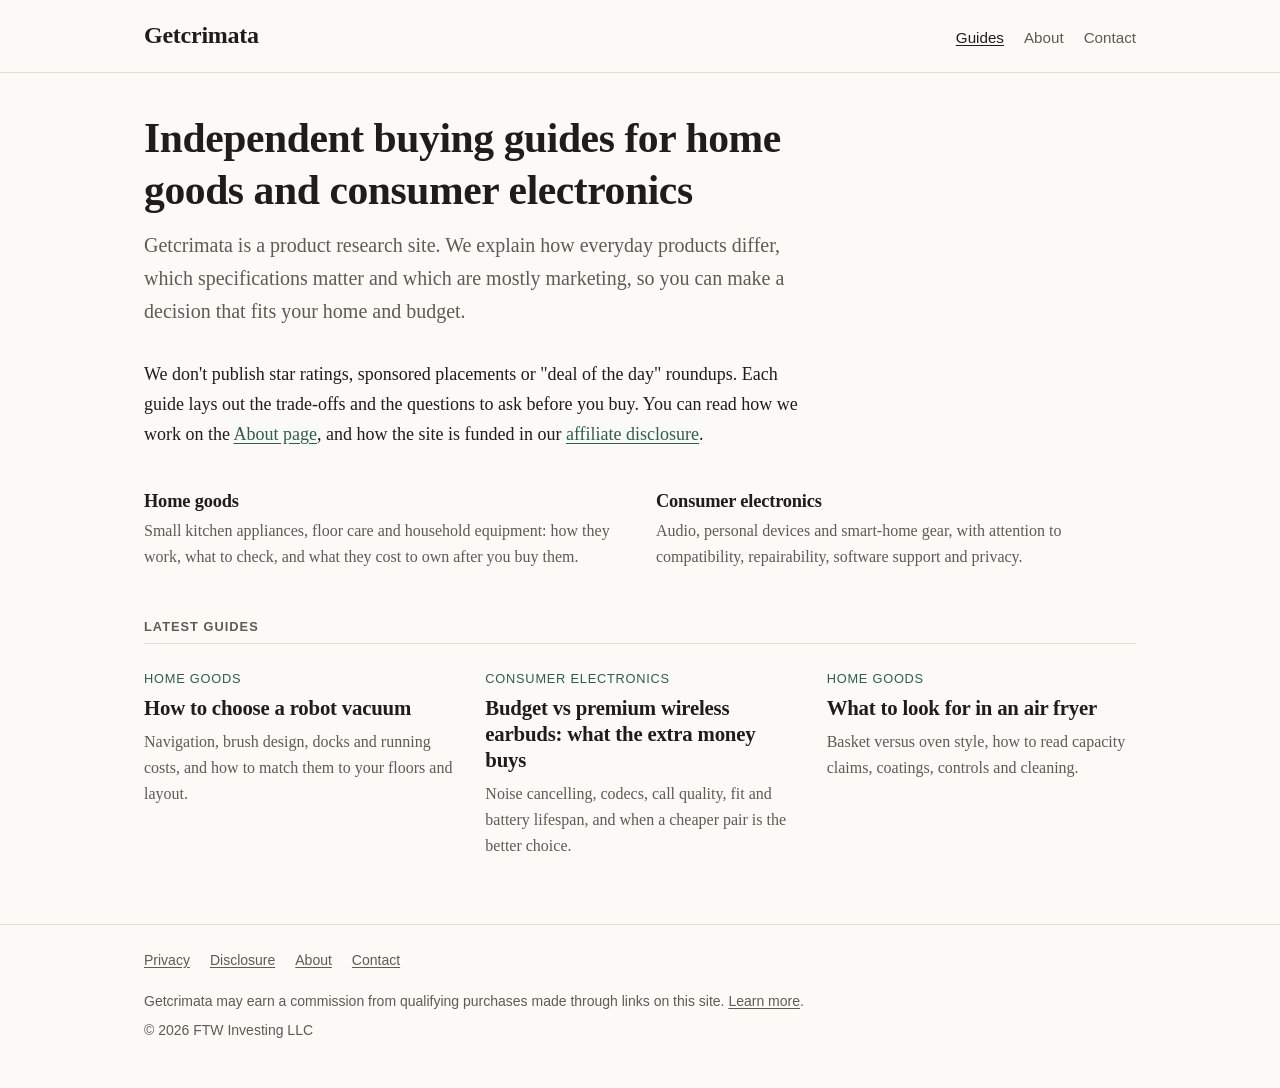
<file: index.html>
<!DOCTYPE html>
<html lang="en">
<head>
  <meta charset="utf-8">
  <meta name="viewport" content="width=device-width, initial-scale=1">
  <meta name='impact-site-verification' value='601ca501-7d2f-4e2d-a839-d973c365bd2a'>
  <title>Getcrimata — Independent research on home goods and consumer electronics</title>
  <meta name="description" content="Getcrimata publishes independent buying guides and comparisons for home goods and consumer electronics, focused on the criteria that actually matter.">
  <link rel="canonical" href="https://getcrimata.com/">
  <link rel="stylesheet" href="css/style.css">
</head>
<body>
  <a class="skip-link" href="#content">Skip to content</a>

  <header class="site-header">
    <div class="inner">
      <a class="site-name" href="index.html">Getcrimata</a>
      <nav class="site-nav" aria-label="Main">
        <ul>
          <li><a href="index.html" aria-current="page">Guides</a></li>
          <li><a href="about.html">About</a></li>
          <li><a href="contact.html">Contact</a></li>
        </ul>
      </nav>
    </div>
  </header>

  <main id="content" class="wide">
    <section class="intro">
      <h1>Independent buying guides for home goods and consumer electronics</h1>
      <p class="lede">Getcrimata is a product research site. We explain how everyday products differ, which specifications matter and which are mostly marketing, so you can make a decision that fits your home and budget.</p>
      <p>We don't publish star ratings, sponsored placements or "deal of the day" roundups. Each guide lays out the trade-offs and the questions to ask before you buy. You can read how we work on the <a href="about.html">About page</a>, and how the site is funded in our <a href="disclosure.html">affiliate disclosure</a>.</p>
    </section>

    <section class="coverage" aria-label="What we cover">
      <div>
        <h2>Home goods</h2>
        <p>Small kitchen appliances, floor care and household equipment: how they work, what to check, and what they cost to own after you buy them.</p>
      </div>
      <div>
        <h2>Consumer electronics</h2>
        <p>Audio, personal devices and smart-home gear, with attention to compatibility, repairability, software support and privacy.</p>
      </div>
    </section>

    <h2 class="section-label">Latest guides</h2>
    <ul class="article-list">
      <li>
        <p class="kicker">Home goods</p>
        <h3><a href="articles/choosing-a-robot-vacuum.html">How to choose a robot vacuum</a></h3>
        <p>Navigation, brush design, docks and running costs, and how to match them to your floors and layout.</p>
      </li>
      <li>
        <p class="kicker">Consumer electronics</p>
        <h3><a href="articles/budget-vs-premium-wireless-earbuds.html">Budget vs premium wireless earbuds: what the extra money buys</a></h3>
        <p>Noise cancelling, codecs, call quality, fit and battery lifespan, and when a cheaper pair is the better choice.</p>
      </li>
      <li>
        <p class="kicker">Home goods</p>
        <h3><a href="articles/what-to-look-for-in-an-air-fryer.html">What to look for in an air fryer</a></h3>
        <p>Basket versus oven style, how to read capacity claims, coatings, controls and cleaning.</p>
      </li>
    </ul>
  </main>

  <footer class="site-footer">
    <div class="inner">
      <nav aria-label="Footer">
        <ul>
          <li><a href="privacy.html">Privacy</a></li>
          <li><a href="disclosure.html">Disclosure</a></li>
          <li><a href="about.html">About</a></li>
          <li><a href="contact.html">Contact</a></li>
        </ul>
      </nav>
      <p>Getcrimata may earn a commission from qualifying purchases made through links on this site. <a href="disclosure.html">Learn more</a>.</p>
      <p>&copy; 2026 FTW Investing LLC</p>
    </div>
  </footer>
</body>
</html>
</file>
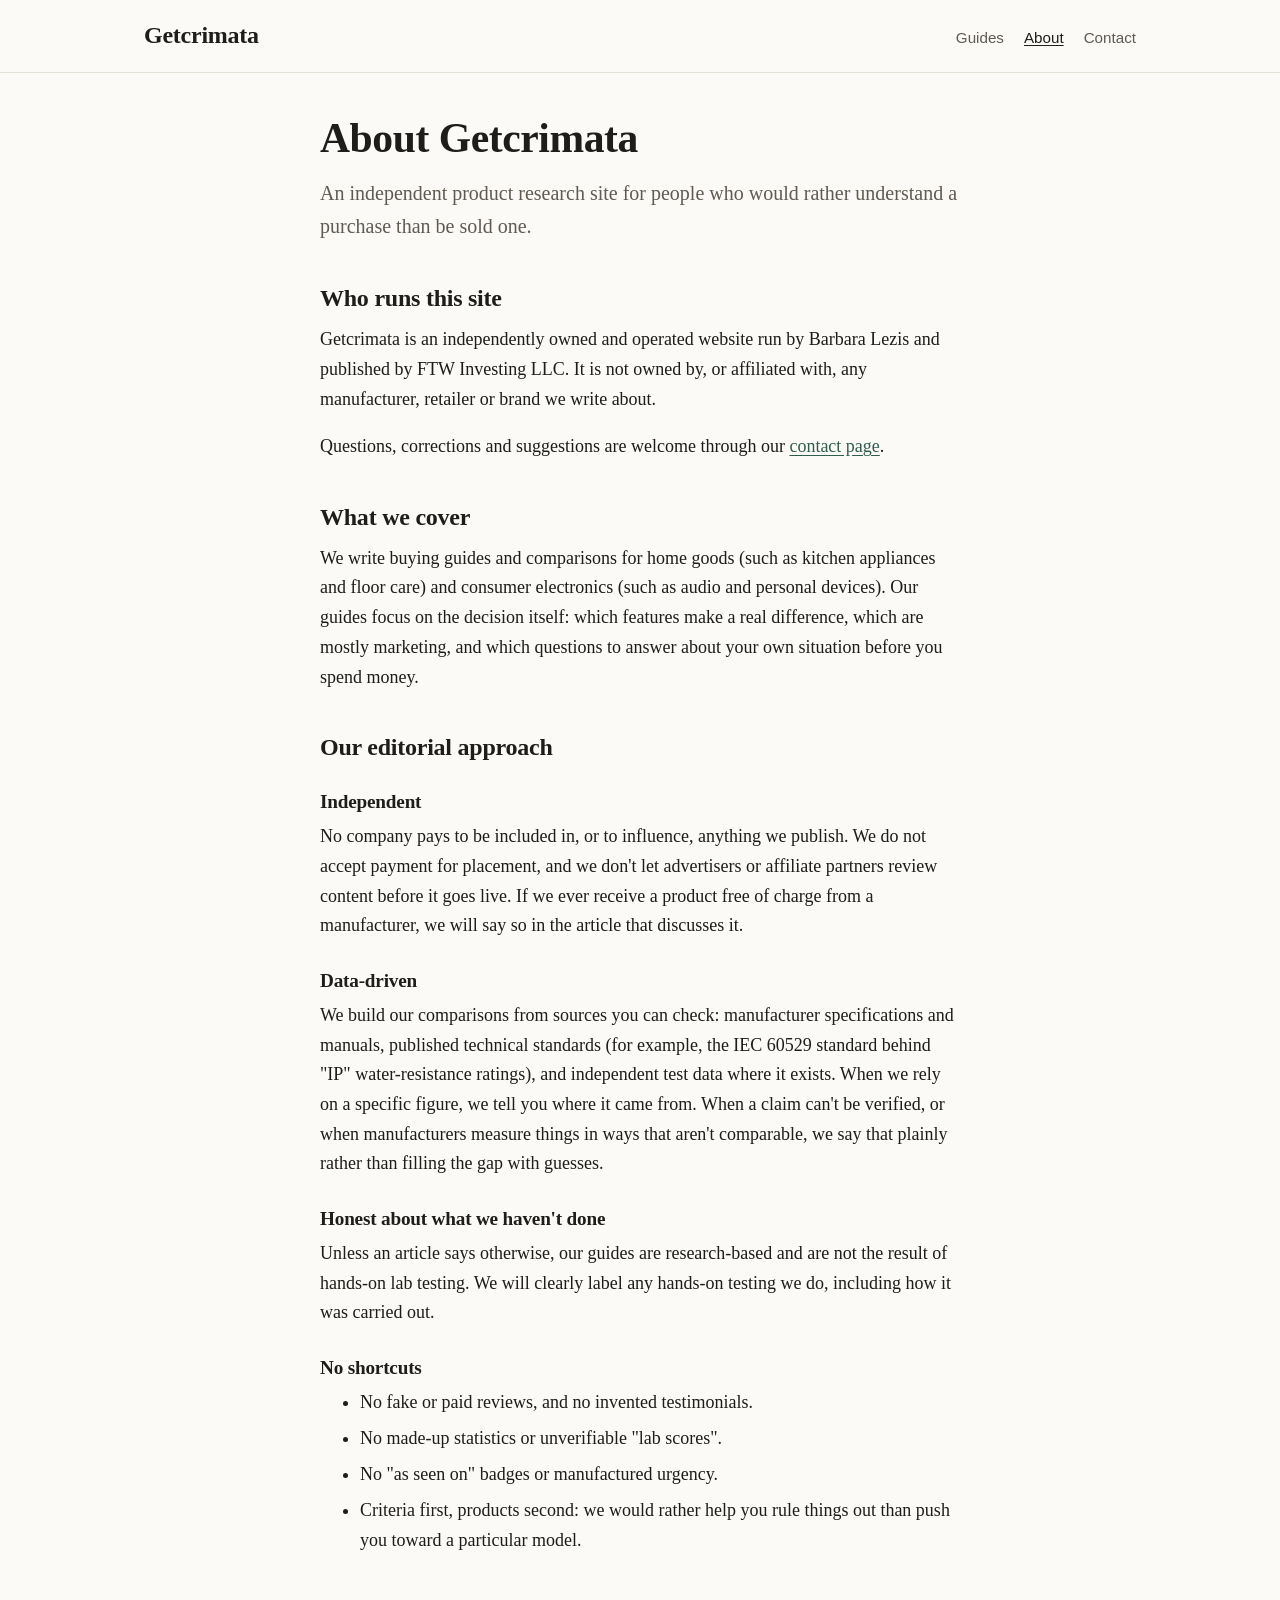
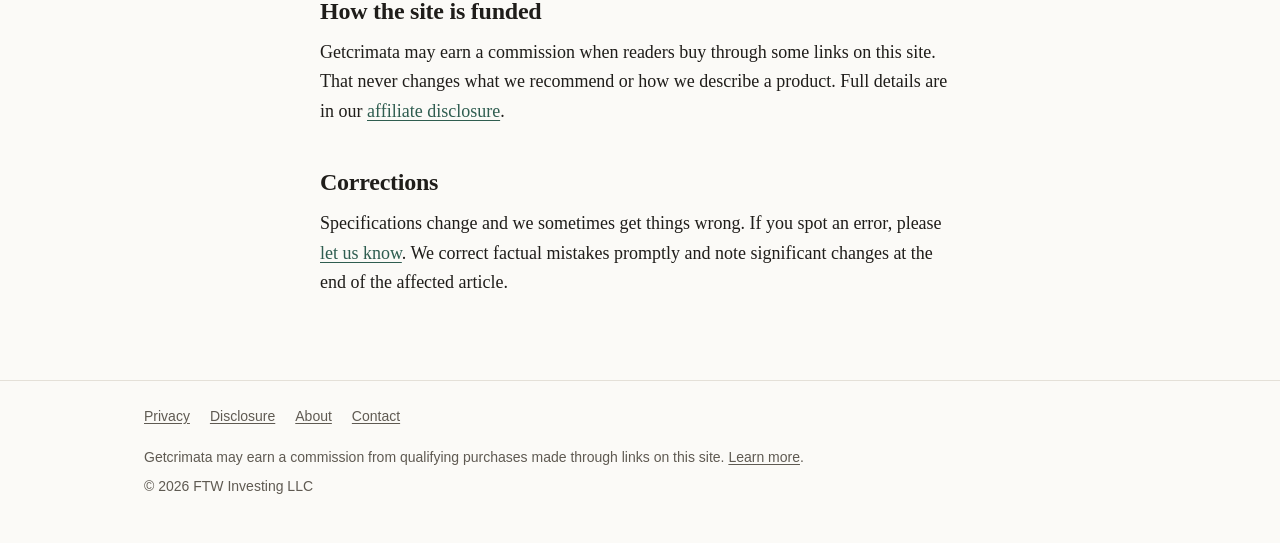
<file: about.html>
<!DOCTYPE html>
<html lang="en">
<head>
  <meta charset="utf-8">
  <meta name="viewport" content="width=device-width, initial-scale=1">
  <meta name='impact-site-verification' value='601ca501-7d2f-4e2d-a839-d973c365bd2a'>
  <title>About — Getcrimata</title>
  <meta name="description" content="Who runs Getcrimata and how we research and write our product comparisons.">
  <link rel="canonical" href="https://getcrimata.com/about.html">
  <link rel="stylesheet" href="css/style.css">
</head>
<body>
  <a class="skip-link" href="#content">Skip to content</a>

  <header class="site-header">
    <div class="inner">
      <a class="site-name" href="index.html">Getcrimata</a>
      <nav class="site-nav" aria-label="Main">
        <ul>
          <li><a href="index.html">Guides</a></li>
          <li><a href="about.html" aria-current="page">About</a></li>
          <li><a href="contact.html">Contact</a></li>
        </ul>
      </nav>
    </div>
  </header>

  <main id="content">
    <h1>About Getcrimata</h1>
    <p class="lede">An independent product research site for people who would rather understand a purchase than be sold one.</p>

    <h2>Who runs this site</h2>
    <p>Getcrimata is an independently owned and operated website run by Barbara Lezis and published by FTW Investing LLC. It is not owned by, or affiliated with, any manufacturer, retailer or brand we write about.</p>
    <p>Questions, corrections and suggestions are welcome through our <a href="contact.html">contact page</a>.</p>

    <h2>What we cover</h2>
    <p>We write buying guides and comparisons for home goods (such as kitchen appliances and floor care) and consumer electronics (such as audio and personal devices). Our guides focus on the decision itself: which features make a real difference, which are mostly marketing, and which questions to answer about your own situation before you spend money.</p>

    <h2>Our editorial approach</h2>
    <h3>Independent</h3>
    <p>No company pays to be included in, or to influence, anything we publish. We do not accept payment for placement, and we don't let advertisers or affiliate partners review content before it goes live. If we ever receive a product free of charge from a manufacturer, we will say so in the article that discusses it.</p>

    <h3>Data-driven</h3>
    <p>We build our comparisons from sources you can check: manufacturer specifications and manuals, published technical standards (for example, the IEC 60529 standard behind "IP" water-resistance ratings), and independent test data where it exists. When we rely on a specific figure, we tell you where it came from. When a claim can't be verified, or when manufacturers measure things in ways that aren't comparable, we say that plainly rather than filling the gap with guesses.</p>

    <h3>Honest about what we haven't done</h3>
    <p>Unless an article says otherwise, our guides are research-based and are not the result of hands-on lab testing. We will clearly label any hands-on testing we do, including how it was carried out.</p>

    <h3>No shortcuts</h3>
    <ul>
      <li>No fake or paid reviews, and no invented testimonials.</li>
      <li>No made-up statistics or unverifiable "lab scores".</li>
      <li>No "as seen on" badges or manufactured urgency.</li>
      <li>Criteria first, products second: we would rather help you rule things out than push you toward a particular model.</li>
    </ul>

    <h2>How the site is funded</h2>
    <p>Getcrimata may earn a commission when readers buy through some links on this site. That never changes what we recommend or how we describe a product. Full details are in our <a href="disclosure.html">affiliate disclosure</a>.</p>

    <h2>Corrections</h2>
    <p>Specifications change and we sometimes get things wrong. If you spot an error, please <a href="contact.html">let us know</a>. We correct factual mistakes promptly and note significant changes at the end of the affected article.</p>
  </main>

  <footer class="site-footer">
    <div class="inner">
      <nav aria-label="Footer">
        <ul>
          <li><a href="privacy.html">Privacy</a></li>
          <li><a href="disclosure.html">Disclosure</a></li>
          <li><a href="about.html">About</a></li>
          <li><a href="contact.html">Contact</a></li>
        </ul>
      </nav>
      <p>Getcrimata may earn a commission from qualifying purchases made through links on this site. <a href="disclosure.html">Learn more</a>.</p>
      <p>&copy; 2026 FTW Investing LLC</p>
    </div>
  </footer>
</body>
</html>
</file>
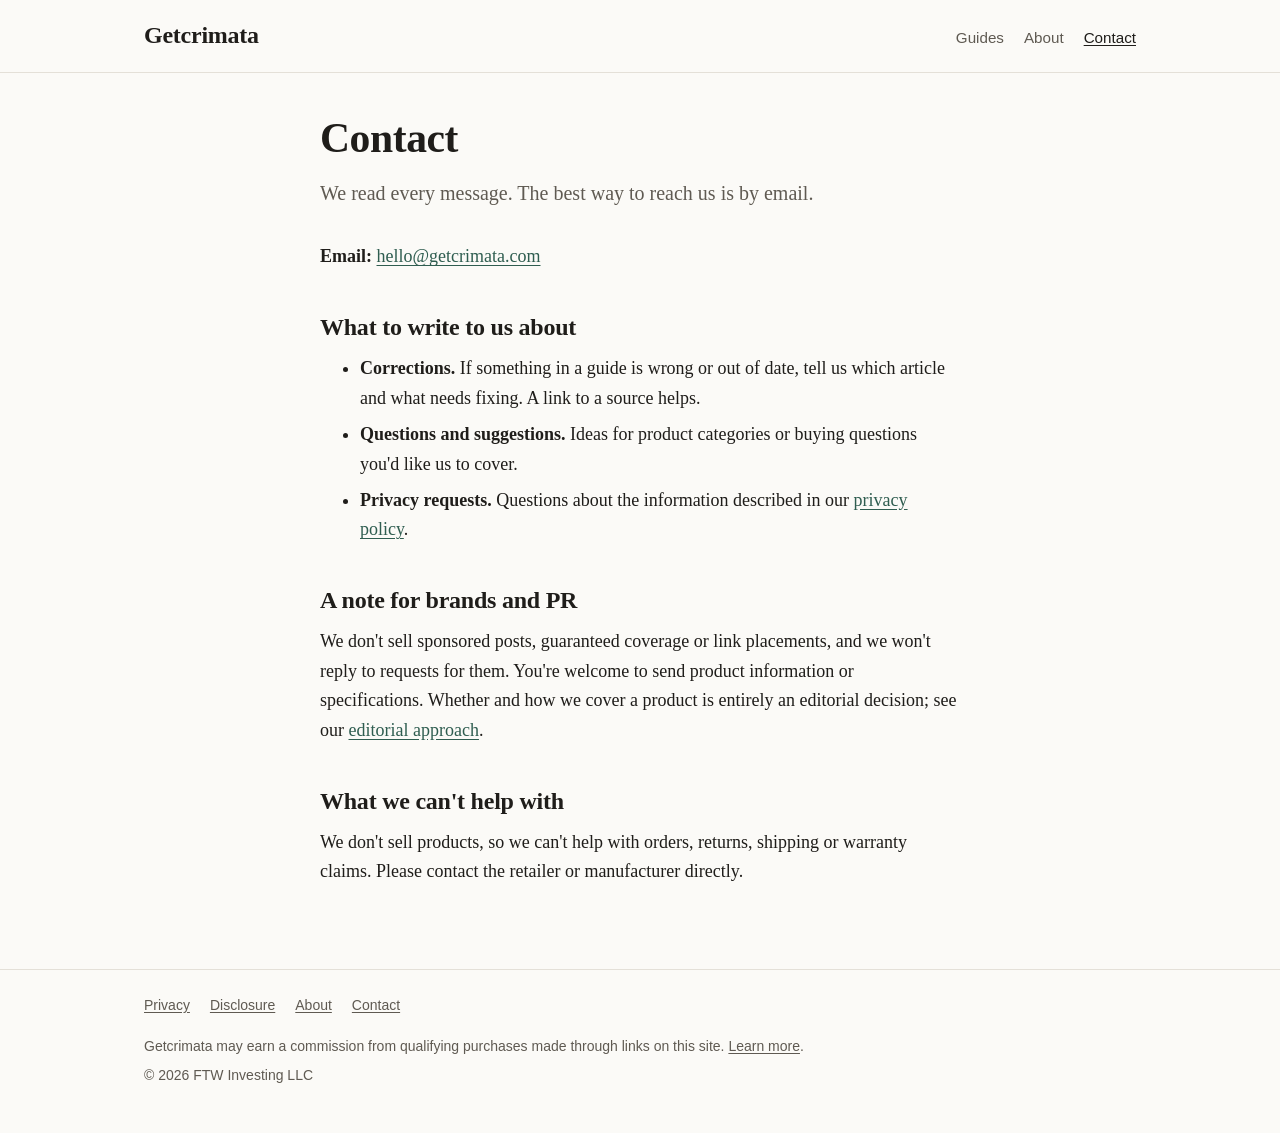
<file: contact.html>
<!DOCTYPE html>
<html lang="en">
<head>
  <meta charset="utf-8">
  <meta name="viewport" content="width=device-width, initial-scale=1">
  <meta name='impact-site-verification' value='601ca501-7d2f-4e2d-a839-d973c365bd2a'>
  <title>Contact — Getcrimata</title>
  <meta name="description" content="How to get in touch with Getcrimata.">
  <link rel="canonical" href="https://getcrimata.com/contact.html">
  <link rel="stylesheet" href="css/style.css">
</head>
<body>
  <a class="skip-link" href="#content">Skip to content</a>

  <header class="site-header">
    <div class="inner">
      <a class="site-name" href="index.html">Getcrimata</a>
      <nav class="site-nav" aria-label="Main">
        <ul>
          <li><a href="index.html">Guides</a></li>
          <li><a href="about.html">About</a></li>
          <li><a href="contact.html" aria-current="page">Contact</a></li>
        </ul>
      </nav>
    </div>
  </header>

  <main id="content">
    <h1>Contact</h1>
    <p class="lede">We read every message. The best way to reach us is by email.</p>

    <p><strong>Email:</strong> <a href="mailto:hello@getcrimata.com">hello@getcrimata.com</a></p>

    <h2>What to write to us about</h2>
    <ul>
      <li><strong>Corrections.</strong> If something in a guide is wrong or out of date, tell us which article and what needs fixing. A link to a source helps.</li>
      <li><strong>Questions and suggestions.</strong> Ideas for product categories or buying questions you'd like us to cover.</li>
      <li><strong>Privacy requests.</strong> Questions about the information described in our <a href="privacy.html">privacy policy</a>.</li>
    </ul>

    <h2>A note for brands and PR</h2>
    <p>We don't sell sponsored posts, guaranteed coverage or link placements, and we won't reply to requests for them. You're welcome to send product information or specifications. Whether and how we cover a product is entirely an editorial decision; see our <a href="about.html">editorial approach</a>.</p>

    <h2>What we can't help with</h2>
    <p>We don't sell products, so we can't help with orders, returns, shipping or warranty claims. Please contact the retailer or manufacturer directly.</p>
  </main>

  <footer class="site-footer">
    <div class="inner">
      <nav aria-label="Footer">
        <ul>
          <li><a href="privacy.html">Privacy</a></li>
          <li><a href="disclosure.html">Disclosure</a></li>
          <li><a href="about.html">About</a></li>
          <li><a href="contact.html">Contact</a></li>
        </ul>
      </nav>
      <p>Getcrimata may earn a commission from qualifying purchases made through links on this site. <a href="disclosure.html">Learn more</a>.</p>
      <p>&copy; 2026 FTW Investing LLC</p>
    </div>
  </footer>
</body>
</html>
</file>
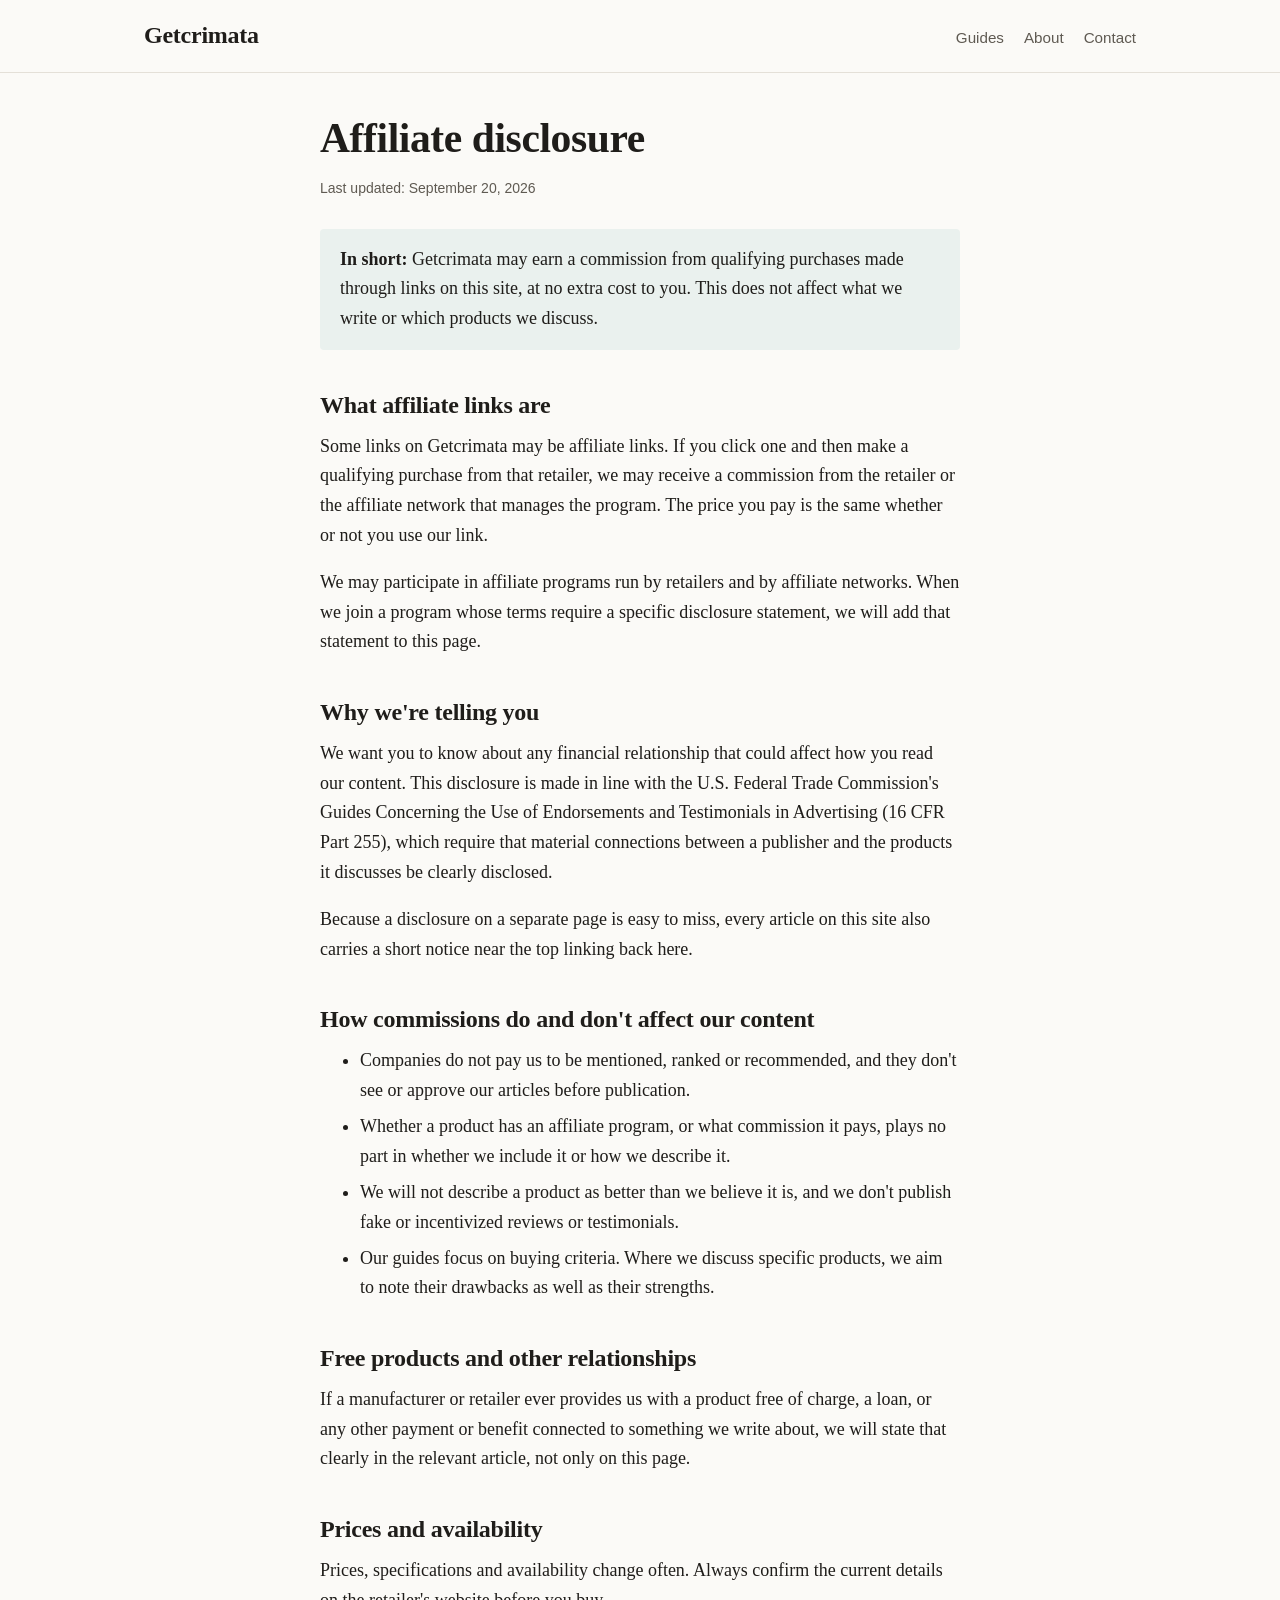
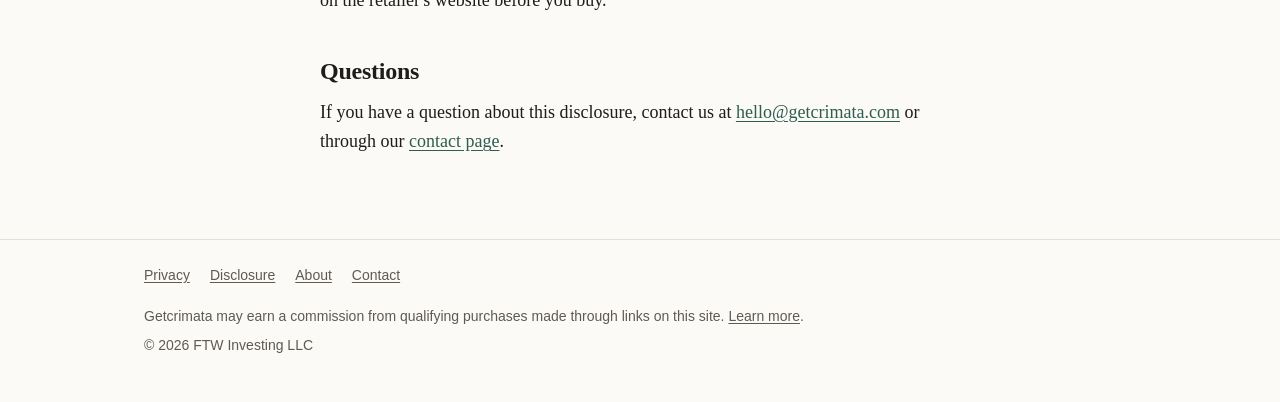
<file: disclosure.html>
<!DOCTYPE html>
<html lang="en">
<head>
  <meta charset="utf-8">
  <meta name="viewport" content="width=device-width, initial-scale=1">
  <meta name='impact-site-verification' value='601ca501-7d2f-4e2d-a839-d973c365bd2a'>
  <title>Affiliate Disclosure — Getcrimata</title>
  <meta name="description" content="How Getcrimata earns money and how affiliate links work on this site.">
  <link rel="canonical" href="https://getcrimata.com/disclosure.html">
  <link rel="stylesheet" href="css/style.css">
</head>
<body>
  <a class="skip-link" href="#content">Skip to content</a>

  <header class="site-header">
    <div class="inner">
      <a class="site-name" href="index.html">Getcrimata</a>
      <nav class="site-nav" aria-label="Main">
        <ul>
          <li><a href="index.html">Guides</a></li>
          <li><a href="about.html">About</a></li>
          <li><a href="contact.html">Contact</a></li>
        </ul>
      </nav>
    </div>
  </header>

  <main id="content">
    <h1>Affiliate disclosure</h1>
    <p class="meta">Last updated: September 20, 2026</p>

    <div class="callout">
      <p><strong>In short:</strong> Getcrimata may earn a commission from qualifying purchases made through links on this site, at no extra cost to you. This does not affect what we write or which products we discuss.</p>
    </div>

    <h2>What affiliate links are</h2>
    <p>Some links on Getcrimata may be affiliate links. If you click one and then make a qualifying purchase from that retailer, we may receive a commission from the retailer or the affiliate network that manages the program. The price you pay is the same whether or not you use our link.</p>
    <p>We may participate in affiliate programs run by retailers and by affiliate networks. When we join a program whose terms require a specific disclosure statement, we will add that statement to this page.</p>

    <h2>Why we're telling you</h2>
    <p>We want you to know about any financial relationship that could affect how you read our content. This disclosure is made in line with the U.S. Federal Trade Commission's Guides Concerning the Use of Endorsements and Testimonials in Advertising (16 CFR Part 255), which require that material connections between a publisher and the products it discusses be clearly disclosed.</p>
    <p>Because a disclosure on a separate page is easy to miss, every article on this site also carries a short notice near the top linking back here.</p>

    <h2>How commissions do and don't affect our content</h2>
    <ul>
      <li>Companies do not pay us to be mentioned, ranked or recommended, and they don't see or approve our articles before publication.</li>
      <li>Whether a product has an affiliate program, or what commission it pays, plays no part in whether we include it or how we describe it.</li>
      <li>We will not describe a product as better than we believe it is, and we don't publish fake or incentivized reviews or testimonials.</li>
      <li>Our guides focus on buying criteria. Where we discuss specific products, we aim to note their drawbacks as well as their strengths.</li>
    </ul>

    <h2>Free products and other relationships</h2>
    <p>If a manufacturer or retailer ever provides us with a product free of charge, a loan, or any other payment or benefit connected to something we write about, we will state that clearly in the relevant article, not only on this page.</p>

    <h2>Prices and availability</h2>
    <p>Prices, specifications and availability change often. Always confirm the current details on the retailer's website before you buy.</p>

    <h2>Questions</h2>
    <p>If you have a question about this disclosure, contact us at <a href="mailto:hello@getcrimata.com">hello@getcrimata.com</a> or through our <a href="contact.html">contact page</a>.</p>
  </main>

  <footer class="site-footer">
    <div class="inner">
      <nav aria-label="Footer">
        <ul>
          <li><a href="privacy.html">Privacy</a></li>
          <li><a href="disclosure.html" aria-current="page">Disclosure</a></li>
          <li><a href="about.html">About</a></li>
          <li><a href="contact.html">Contact</a></li>
        </ul>
      </nav>
      <p>Getcrimata may earn a commission from qualifying purchases made through links on this site. <a href="disclosure.html">Learn more</a>.</p>
      <p>&copy; 2026 FTW Investing LLC</p>
    </div>
  </footer>
</body>
</html>
</file>
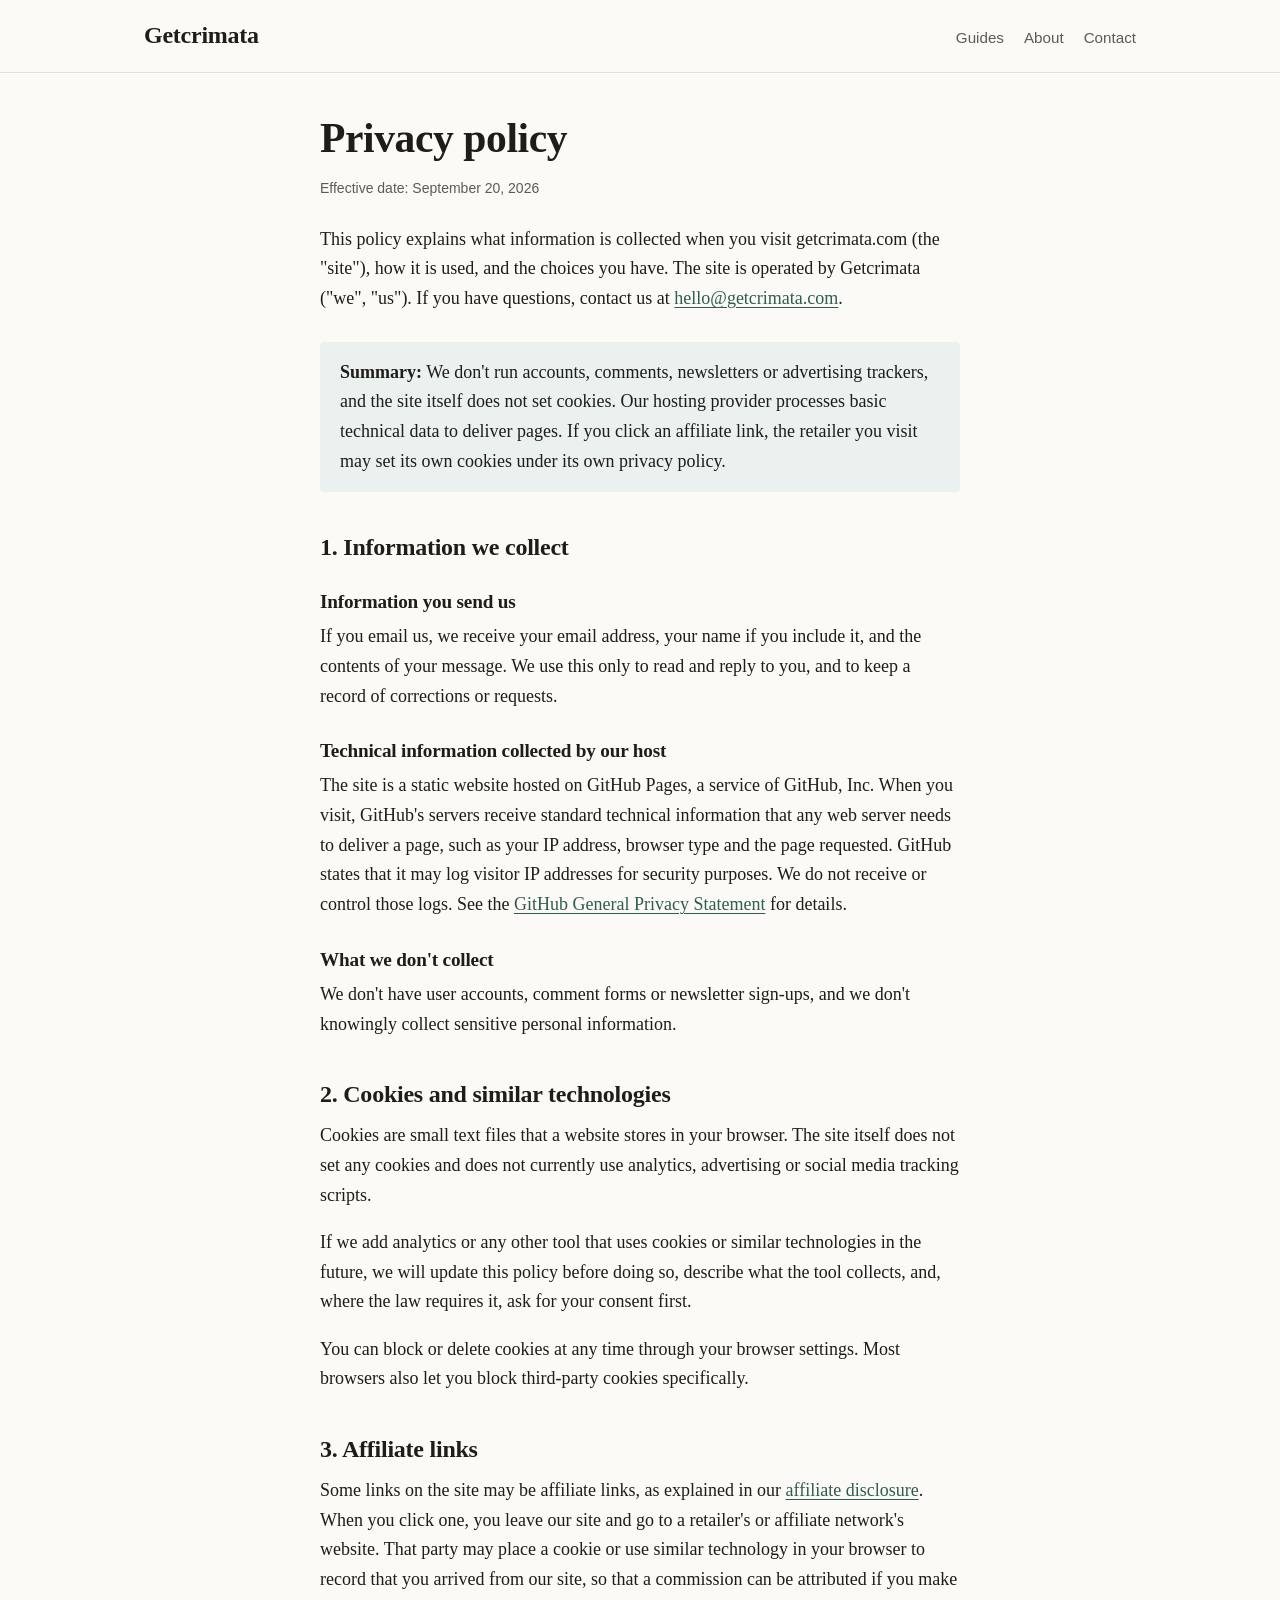
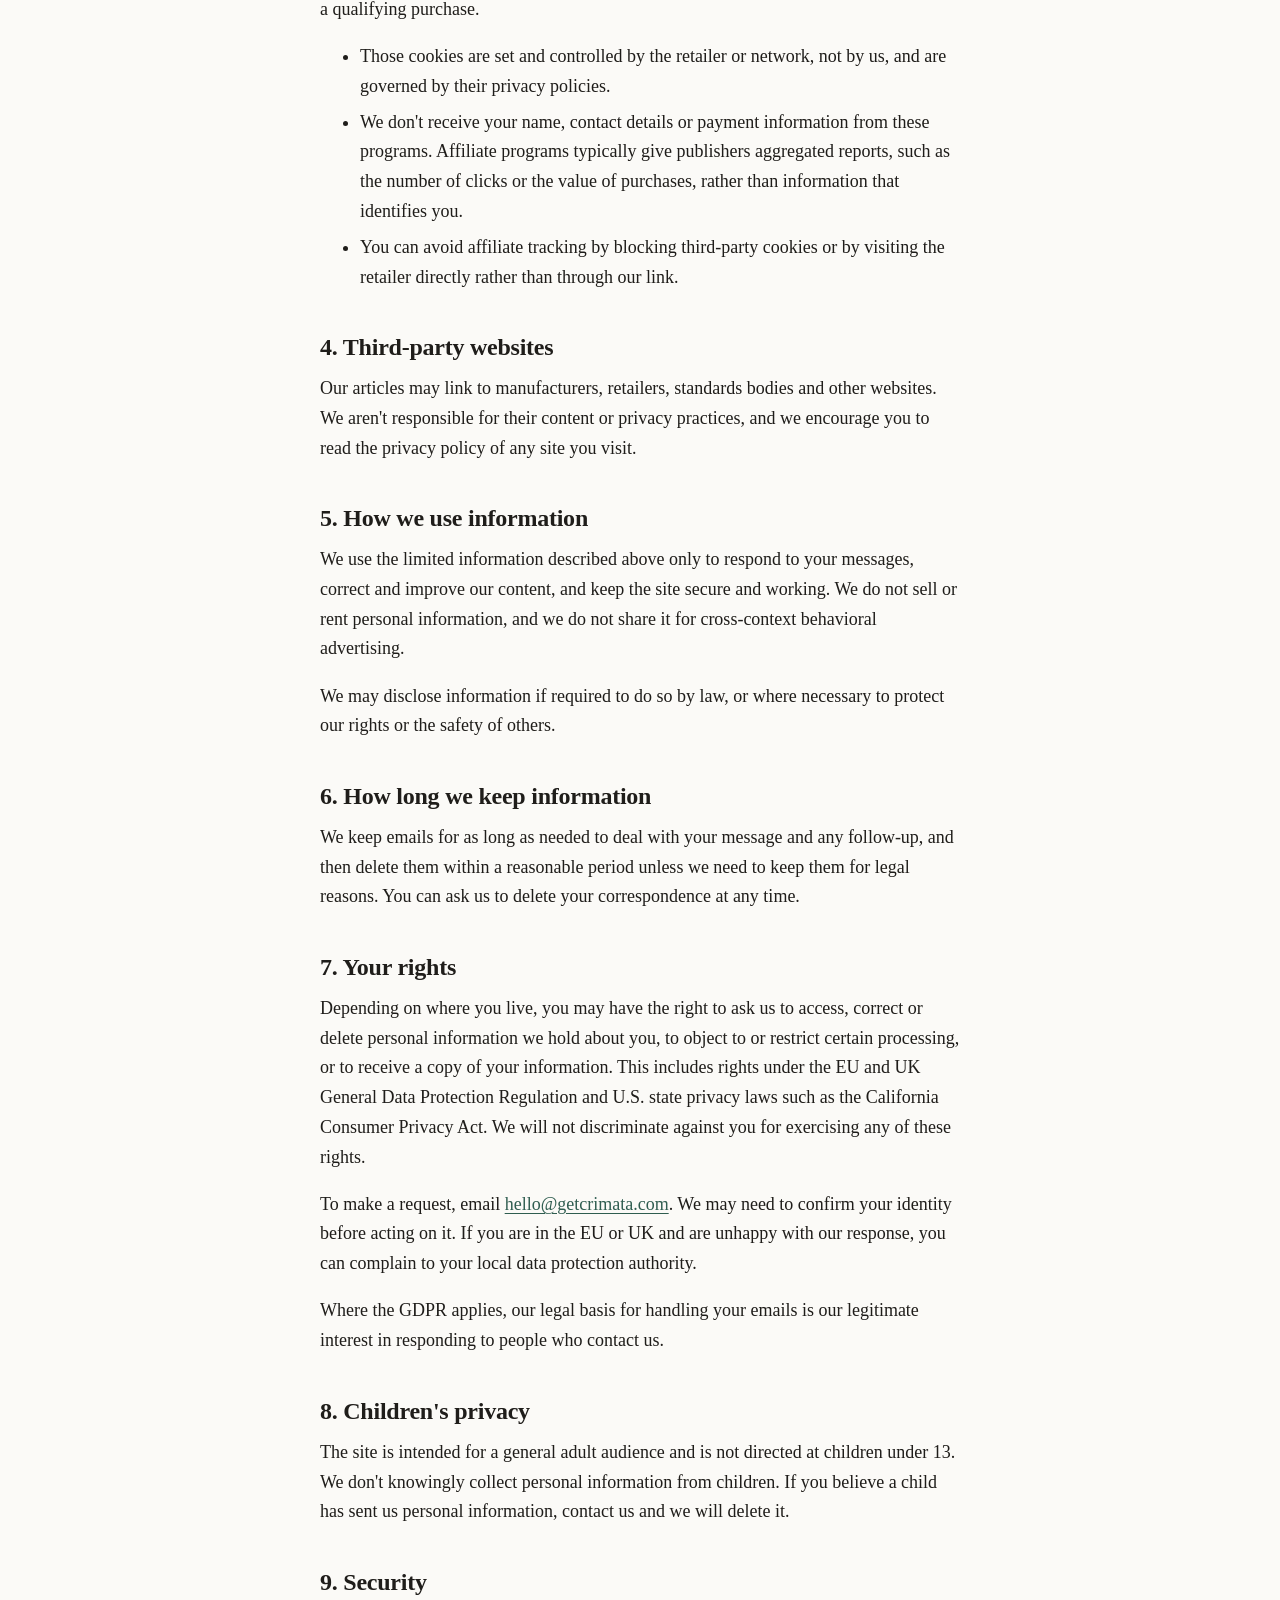
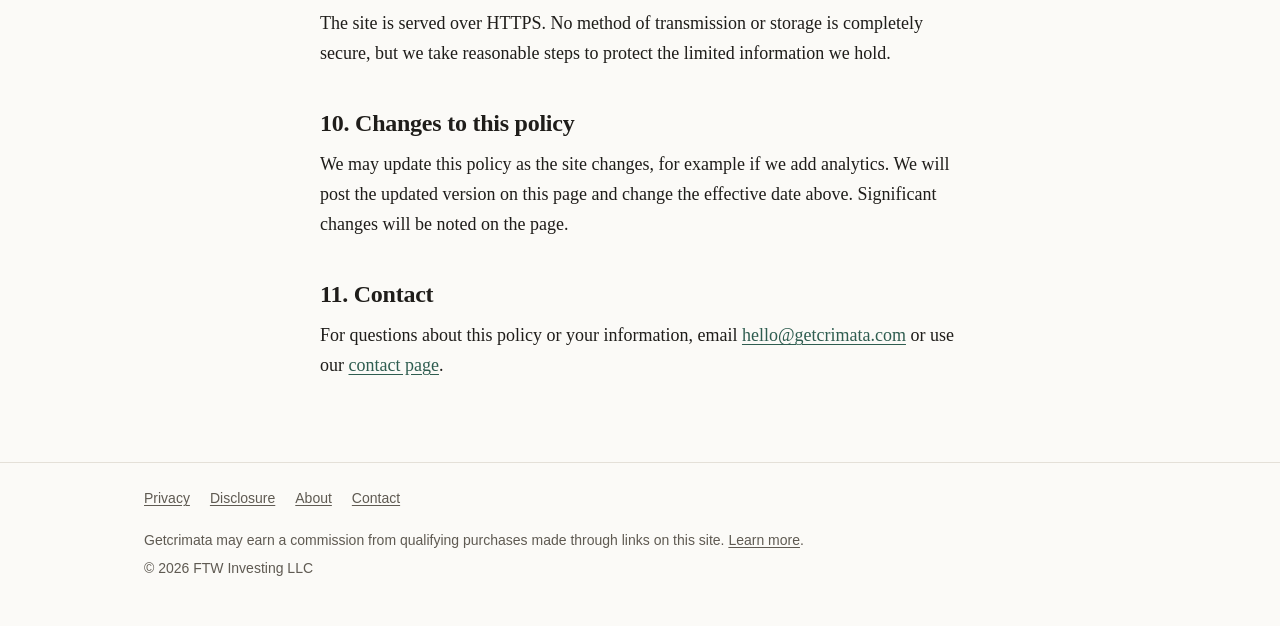
<file: privacy.html>
<!DOCTYPE html>
<html lang="en">
<head>
  <meta charset="utf-8">
  <meta name="viewport" content="width=device-width, initial-scale=1">
  <meta name='impact-site-verification' value='601ca501-7d2f-4e2d-a839-d973c365bd2a'>
  <title>Privacy Policy — Getcrimata</title>
  <meta name="description" content="How Getcrimata handles information, cookies and affiliate links.">
  <link rel="canonical" href="https://getcrimata.com/privacy.html">
  <link rel="stylesheet" href="css/style.css">
</head>
<body>
  <a class="skip-link" href="#content">Skip to content</a>

  <header class="site-header">
    <div class="inner">
      <a class="site-name" href="index.html">Getcrimata</a>
      <nav class="site-nav" aria-label="Main">
        <ul>
          <li><a href="index.html">Guides</a></li>
          <li><a href="about.html">About</a></li>
          <li><a href="contact.html">Contact</a></li>
        </ul>
      </nav>
    </div>
  </header>

  <main id="content">
    <h1>Privacy policy</h1>
    <p class="meta">Effective date: September 20, 2026</p>

    <p>This policy explains what information is collected when you visit getcrimata.com (the "site"), how it is used, and the choices you have. The site is operated by Getcrimata ("we", "us"). If you have questions, contact us at <a href="mailto:hello@getcrimata.com">hello@getcrimata.com</a>.</p>

    <div class="callout">
      <p><strong>Summary:</strong> We don't run accounts, comments, newsletters or advertising trackers, and the site itself does not set cookies. Our hosting provider processes basic technical data to deliver pages. If you click an affiliate link, the retailer you visit may set its own cookies under its own privacy policy.</p>
    </div>

    <h2>1. Information we collect</h2>
    <h3>Information you send us</h3>
    <p>If you email us, we receive your email address, your name if you include it, and the contents of your message. We use this only to read and reply to you, and to keep a record of corrections or requests.</p>

    <h3>Technical information collected by our host</h3>
    <p>The site is a static website hosted on GitHub Pages, a service of GitHub, Inc. When you visit, GitHub's servers receive standard technical information that any web server needs to deliver a page, such as your IP address, browser type and the page requested. GitHub states that it may log visitor IP addresses for security purposes. We do not receive or control those logs. See the <a href="https://docs.github.com/en/site-policy/privacy-policies/github-general-privacy-statement" rel="noopener">GitHub General Privacy Statement</a> for details.</p>

    <h3>What we don't collect</h3>
    <p>We don't have user accounts, comment forms or newsletter sign-ups, and we don't knowingly collect sensitive personal information.</p>

    <h2>2. Cookies and similar technologies</h2>
    <p>Cookies are small text files that a website stores in your browser. The site itself does not set any cookies and does not currently use analytics, advertising or social media tracking scripts.</p>
    <p>If we add analytics or any other tool that uses cookies or similar technologies in the future, we will update this policy before doing so, describe what the tool collects, and, where the law requires it, ask for your consent first.</p>
    <p>You can block or delete cookies at any time through your browser settings. Most browsers also let you block third-party cookies specifically.</p>

    <h2>3. Affiliate links</h2>
    <p>Some links on the site may be affiliate links, as explained in our <a href="disclosure.html">affiliate disclosure</a>. When you click one, you leave our site and go to a retailer's or affiliate network's website. That party may place a cookie or use similar technology in your browser to record that you arrived from our site, so that a commission can be attributed if you make a qualifying purchase.</p>
    <ul>
      <li>Those cookies are set and controlled by the retailer or network, not by us, and are governed by their privacy policies.</li>
      <li>We don't receive your name, contact details or payment information from these programs. Affiliate programs typically give publishers aggregated reports, such as the number of clicks or the value of purchases, rather than information that identifies you.</li>
      <li>You can avoid affiliate tracking by blocking third-party cookies or by visiting the retailer directly rather than through our link.</li>
    </ul>

    <h2>4. Third-party websites</h2>
    <p>Our articles may link to manufacturers, retailers, standards bodies and other websites. We aren't responsible for their content or privacy practices, and we encourage you to read the privacy policy of any site you visit.</p>

    <h2>5. How we use information</h2>
    <p>We use the limited information described above only to respond to your messages, correct and improve our content, and keep the site secure and working. We do not sell or rent personal information, and we do not share it for cross-context behavioral advertising.</p>
    <p>We may disclose information if required to do so by law, or where necessary to protect our rights or the safety of others.</p>

    <h2>6. How long we keep information</h2>
    <p>We keep emails for as long as needed to deal with your message and any follow-up, and then delete them within a reasonable period unless we need to keep them for legal reasons. You can ask us to delete your correspondence at any time.</p>

    <h2>7. Your rights</h2>
    <p>Depending on where you live, you may have the right to ask us to access, correct or delete personal information we hold about you, to object to or restrict certain processing, or to receive a copy of your information. This includes rights under the EU and UK General Data Protection Regulation and U.S. state privacy laws such as the California Consumer Privacy Act. We will not discriminate against you for exercising any of these rights.</p>
    <p>To make a request, email <a href="mailto:hello@getcrimata.com">hello@getcrimata.com</a>. We may need to confirm your identity before acting on it. If you are in the EU or UK and are unhappy with our response, you can complain to your local data protection authority.</p>
    <p>Where the GDPR applies, our legal basis for handling your emails is our legitimate interest in responding to people who contact us.</p>

    <h2>8. Children's privacy</h2>
    <p>The site is intended for a general adult audience and is not directed at children under 13. We don't knowingly collect personal information from children. If you believe a child has sent us personal information, contact us and we will delete it.</p>

    <h2>9. Security</h2>
    <p>The site is served over HTTPS. No method of transmission or storage is completely secure, but we take reasonable steps to protect the limited information we hold.</p>

    <h2>10. Changes to this policy</h2>
    <p>We may update this policy as the site changes, for example if we add analytics. We will post the updated version on this page and change the effective date above. Significant changes will be noted on the page.</p>

    <h2>11. Contact</h2>
    <p>For questions about this policy or your information, email <a href="mailto:hello@getcrimata.com">hello@getcrimata.com</a> or use our <a href="contact.html">contact page</a>.</p>
  </main>

  <footer class="site-footer">
    <div class="inner">
      <nav aria-label="Footer">
        <ul>
          <li><a href="privacy.html" aria-current="page">Privacy</a></li>
          <li><a href="disclosure.html">Disclosure</a></li>
          <li><a href="about.html">About</a></li>
          <li><a href="contact.html">Contact</a></li>
        </ul>
      </nav>
      <p>Getcrimata may earn a commission from qualifying purchases made through links on this site. <a href="disclosure.html">Learn more</a>.</p>
      <p>&copy; 2026 FTW Investing LLC</p>
    </div>
  </footer>
</body>
</html>
</file>
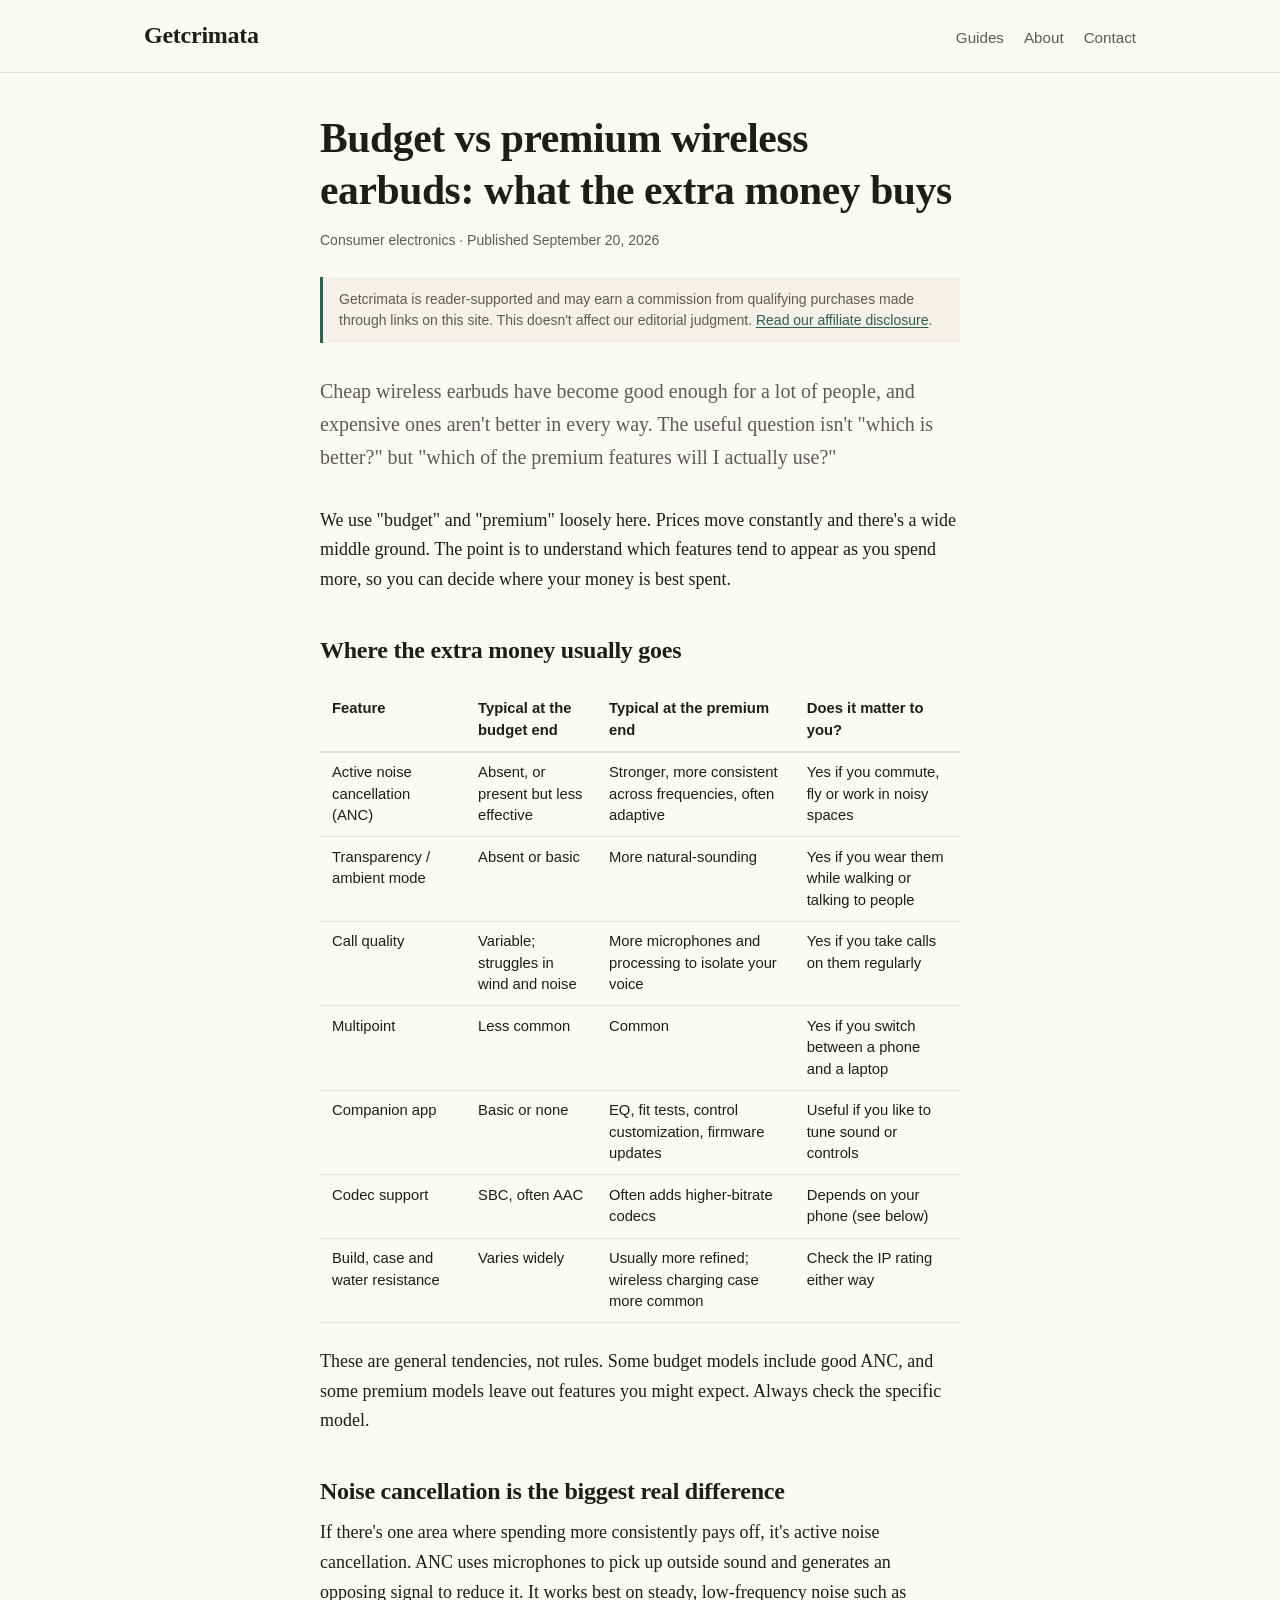
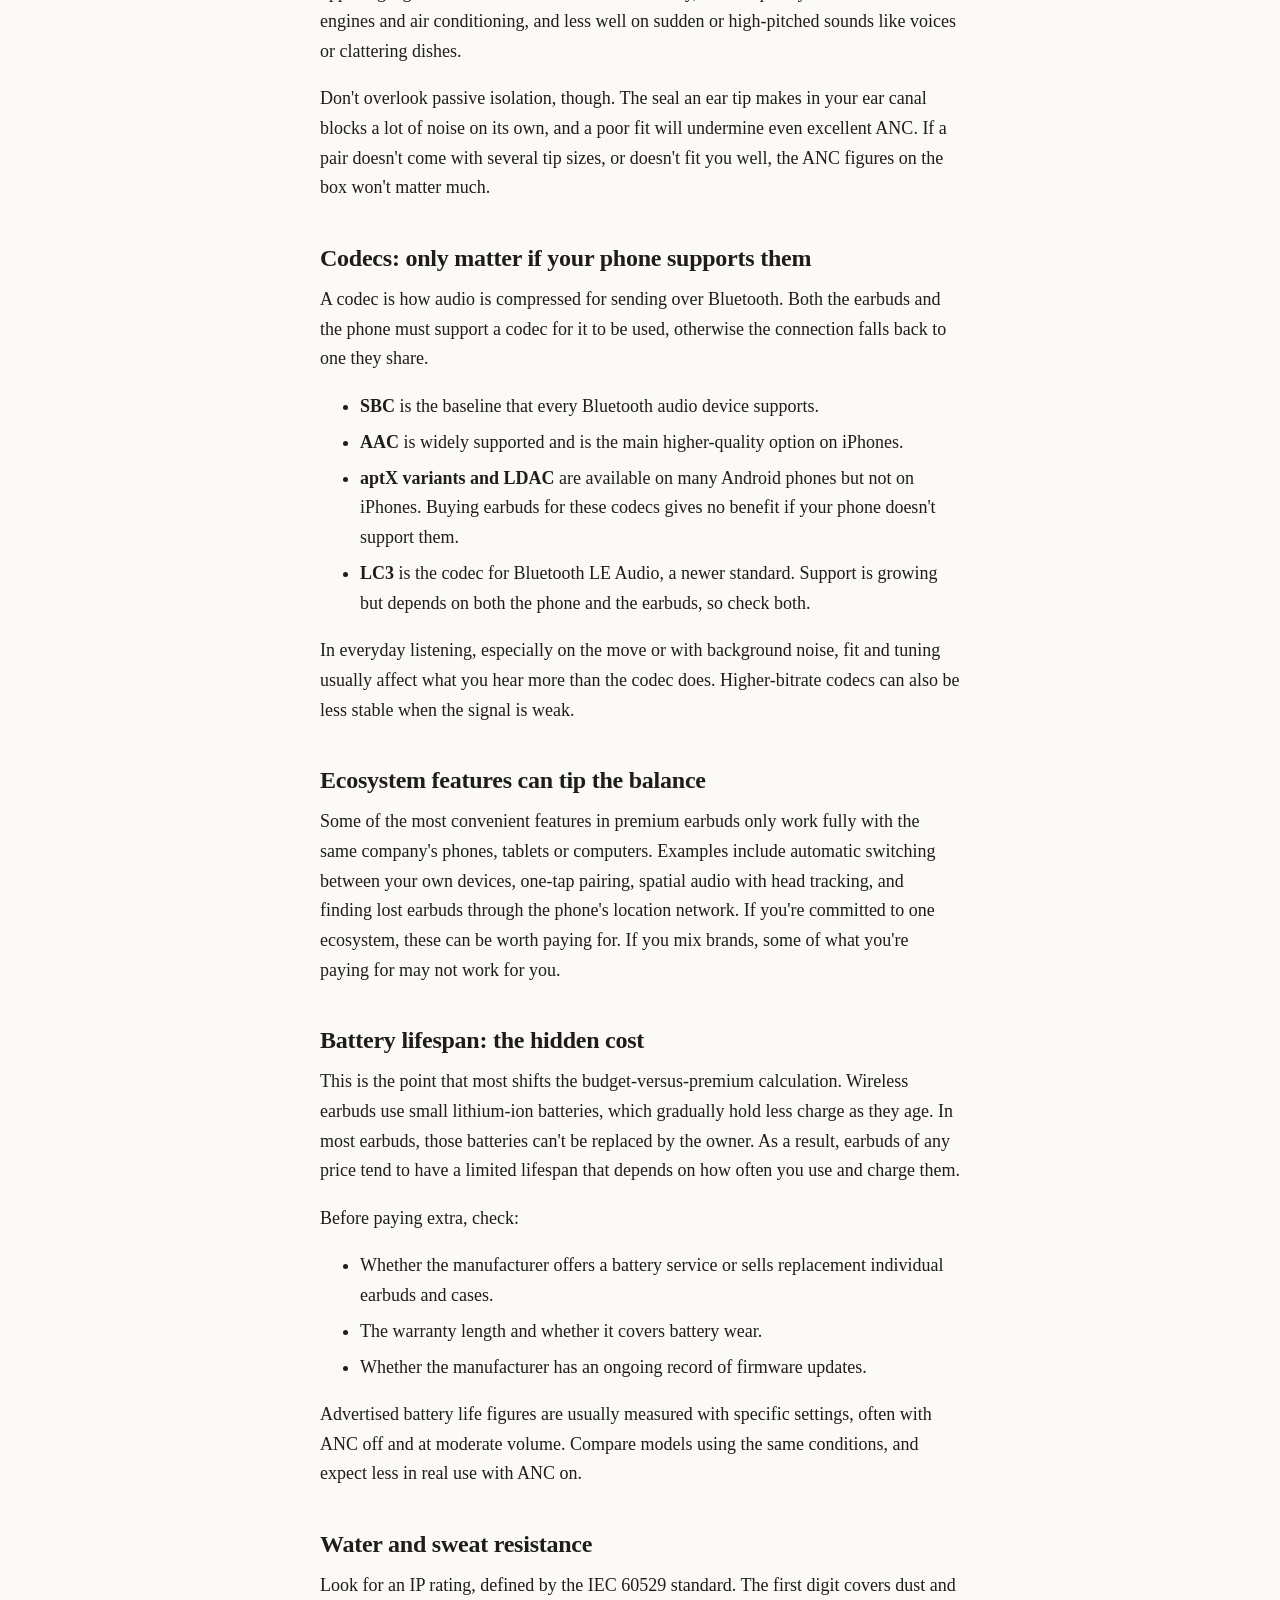
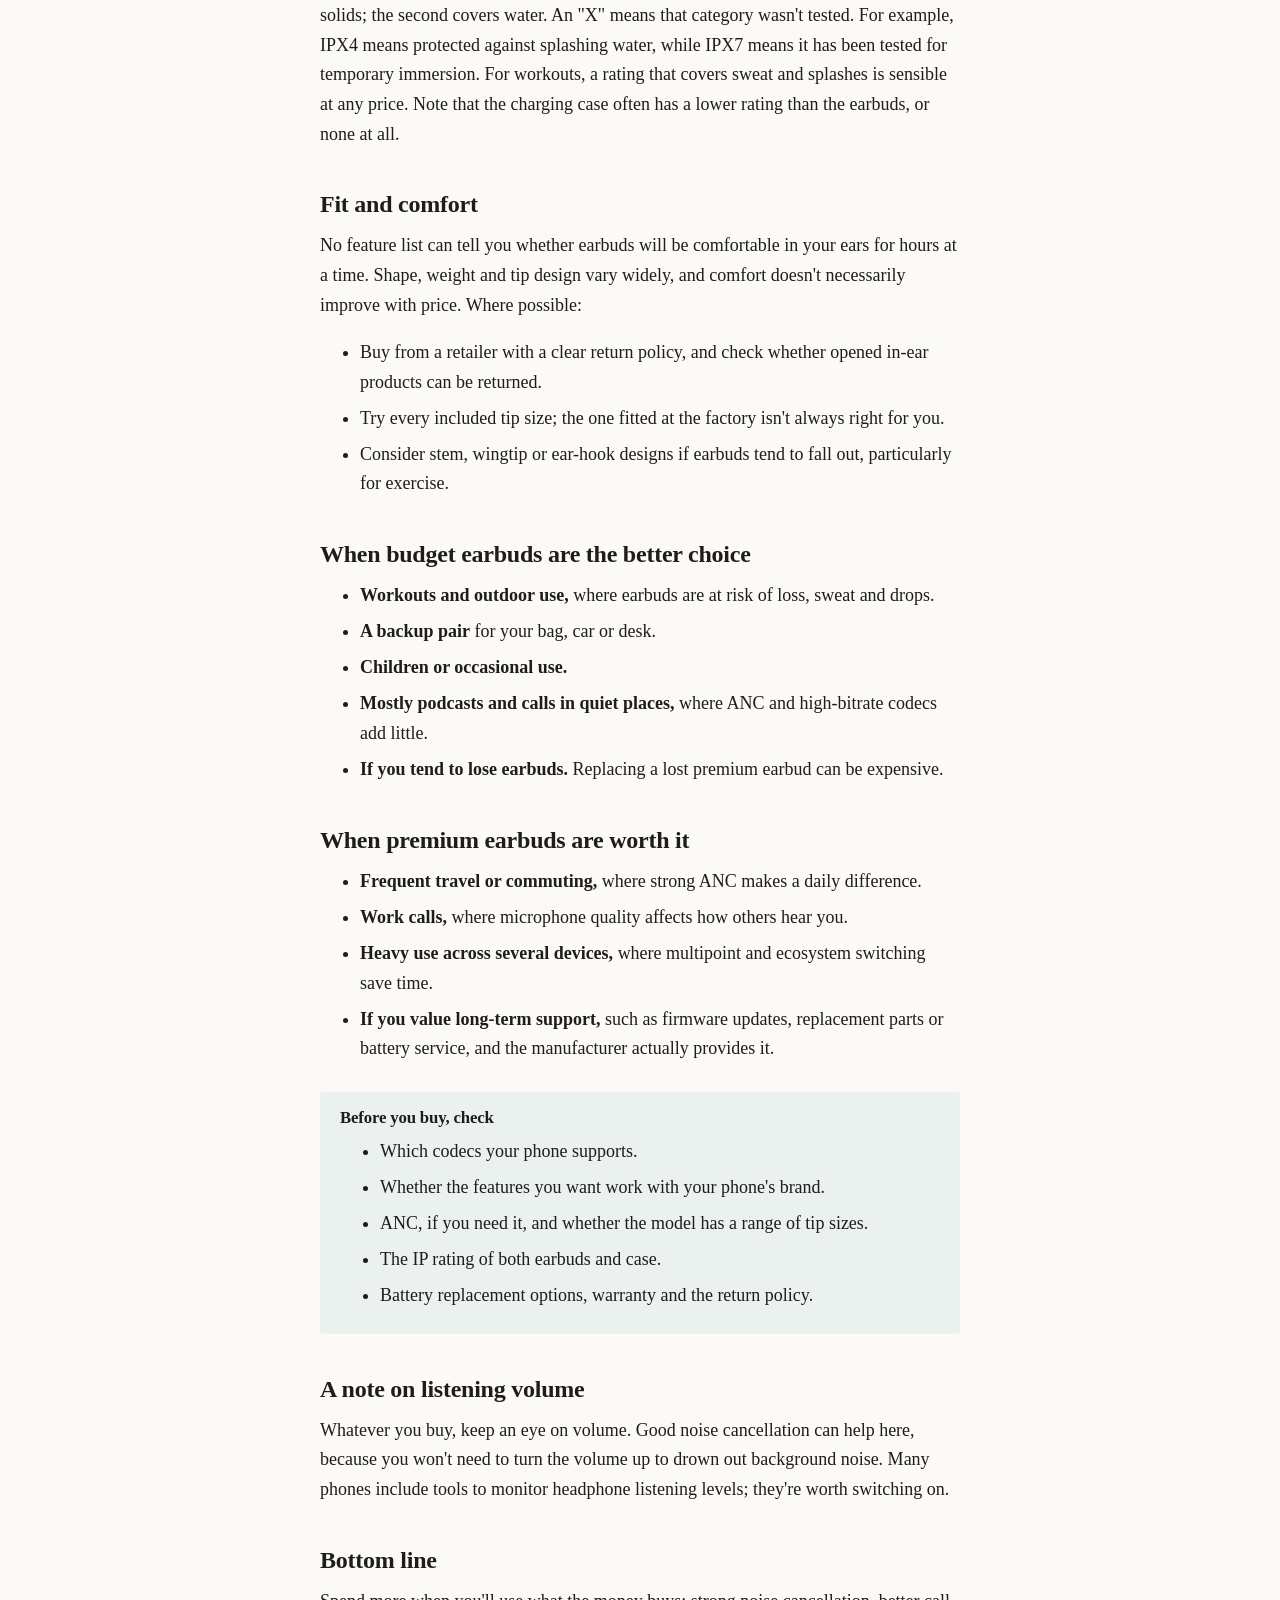
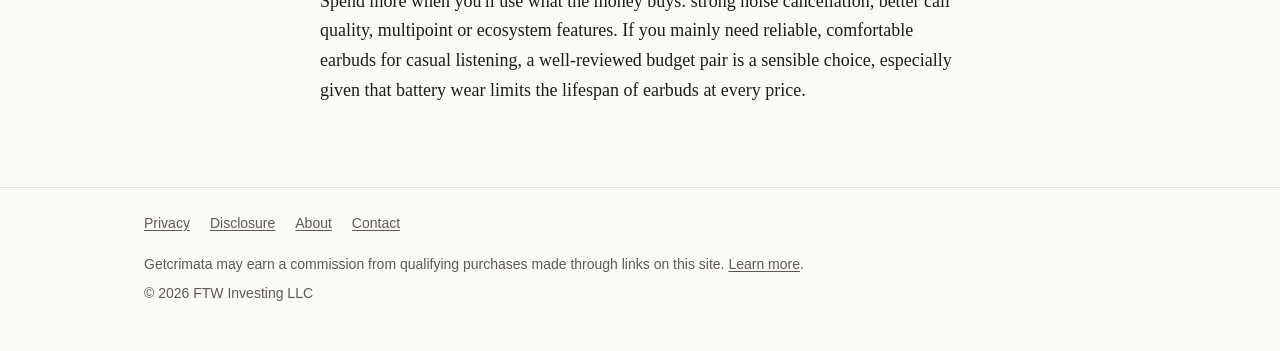
<file: articles/budget-vs-premium-wireless-earbuds.html>
<!DOCTYPE html>
<html lang="en">
<head>
  <meta charset="utf-8">
  <meta name="viewport" content="width=device-width, initial-scale=1">
  <meta name='impact-site-verification' value='601ca501-7d2f-4e2d-a839-d973c365bd2a'>
  <title>Budget vs Premium Wireless Earbuds: What the Extra Money Buys — Getcrimata</title>
  <meta name="description" content="What you actually get by spending more on wireless earbuds: noise cancelling, codecs, call quality, fit, ecosystem features and battery lifespan, and when budget earbuds are the smarter buy.">
  <link rel="canonical" href="https://getcrimata.com/articles/budget-vs-premium-wireless-earbuds.html">
  <link rel="stylesheet" href="../css/style.css">
</head>
<body>
  <a class="skip-link" href="#content">Skip to content</a>

  <header class="site-header">
    <div class="inner">
      <a class="site-name" href="../index.html">Getcrimata</a>
      <nav class="site-nav" aria-label="Main">
        <ul>
          <li><a href="../index.html">Guides</a></li>
          <li><a href="../about.html">About</a></li>
          <li><a href="../contact.html">Contact</a></li>
        </ul>
      </nav>
    </div>
  </header>

  <main id="content">
    <article>
      <h1>Budget vs premium wireless earbuds: what the extra money buys</h1>
      <p class="meta">Consumer electronics &middot; Published September 20, 2026</p>

      <p class="disclosure-note">Getcrimata is reader-supported and may earn a commission from qualifying purchases made through links on this site. This doesn't affect our editorial judgment. <a href="../disclosure.html">Read our affiliate disclosure</a>.</p>

      <p class="lede">Cheap wireless earbuds have become good enough for a lot of people, and expensive ones aren't better in every way. The useful question isn't "which is better?" but "which of the premium features will I actually use?"</p>

      <p>We use "budget" and "premium" loosely here. Prices move constantly and there's a wide middle ground. The point is to understand which features tend to appear as you spend more, so you can decide where your money is best spent.</p>

      <h2>Where the extra money usually goes</h2>
      <div class="table-wrap">
        <table>
          <thead>
            <tr><th>Feature</th><th>Typical at the budget end</th><th>Typical at the premium end</th><th>Does it matter to you?</th></tr>
          </thead>
          <tbody>
            <tr>
              <td>Active noise cancellation (ANC)</td>
              <td>Absent, or present but less effective</td>
              <td>Stronger, more consistent across frequencies, often adaptive</td>
              <td>Yes if you commute, fly or work in noisy spaces</td>
            </tr>
            <tr>
              <td>Transparency / ambient mode</td>
              <td>Absent or basic</td>
              <td>More natural-sounding</td>
              <td>Yes if you wear them while walking or talking to people</td>
            </tr>
            <tr>
              <td>Call quality</td>
              <td>Variable; struggles in wind and noise</td>
              <td>More microphones and processing to isolate your voice</td>
              <td>Yes if you take calls on them regularly</td>
            </tr>
            <tr>
              <td>Multipoint</td>
              <td>Less common</td>
              <td>Common</td>
              <td>Yes if you switch between a phone and a laptop</td>
            </tr>
            <tr>
              <td>Companion app</td>
              <td>Basic or none</td>
              <td>EQ, fit tests, control customization, firmware updates</td>
              <td>Useful if you like to tune sound or controls</td>
            </tr>
            <tr>
              <td>Codec support</td>
              <td>SBC, often AAC</td>
              <td>Often adds higher-bitrate codecs</td>
              <td>Depends on your phone (see below)</td>
            </tr>
            <tr>
              <td>Build, case and water resistance</td>
              <td>Varies widely</td>
              <td>Usually more refined; wireless charging case more common</td>
              <td>Check the IP rating either way</td>
            </tr>
          </tbody>
        </table>
      </div>
      <p>These are general tendencies, not rules. Some budget models include good ANC, and some premium models leave out features you might expect. Always check the specific model.</p>

      <h2>Noise cancellation is the biggest real difference</h2>
      <p>If there's one area where spending more consistently pays off, it's active noise cancellation. ANC uses microphones to pick up outside sound and generates an opposing signal to reduce it. It works best on steady, low-frequency noise such as engines and air conditioning, and less well on sudden or high-pitched sounds like voices or clattering dishes.</p>
      <p>Don't overlook passive isolation, though. The seal an ear tip makes in your ear canal blocks a lot of noise on its own, and a poor fit will undermine even excellent ANC. If a pair doesn't come with several tip sizes, or doesn't fit you well, the ANC figures on the box won't matter much.</p>

      <h2>Codecs: only matter if your phone supports them</h2>
      <p>A codec is how audio is compressed for sending over Bluetooth. Both the earbuds and the phone must support a codec for it to be used, otherwise the connection falls back to one they share.</p>
      <ul>
        <li><strong>SBC</strong> is the baseline that every Bluetooth audio device supports.</li>
        <li><strong>AAC</strong> is widely supported and is the main higher-quality option on iPhones.</li>
        <li><strong>aptX variants and LDAC</strong> are available on many Android phones but not on iPhones. Buying earbuds for these codecs gives no benefit if your phone doesn't support them.</li>
        <li><strong>LC3</strong> is the codec for Bluetooth LE Audio, a newer standard. Support is growing but depends on both the phone and the earbuds, so check both.</li>
      </ul>
      <p>In everyday listening, especially on the move or with background noise, fit and tuning usually affect what you hear more than the codec does. Higher-bitrate codecs can also be less stable when the signal is weak.</p>

      <h2>Ecosystem features can tip the balance</h2>
      <p>Some of the most convenient features in premium earbuds only work fully with the same company's phones, tablets or computers. Examples include automatic switching between your own devices, one-tap pairing, spatial audio with head tracking, and finding lost earbuds through the phone's location network. If you're committed to one ecosystem, these can be worth paying for. If you mix brands, some of what you're paying for may not work for you.</p>

      <h2>Battery lifespan: the hidden cost</h2>
      <p>This is the point that most shifts the budget-versus-premium calculation. Wireless earbuds use small lithium-ion batteries, which gradually hold less charge as they age. In most earbuds, those batteries can't be replaced by the owner. As a result, earbuds of any price tend to have a limited lifespan that depends on how often you use and charge them.</p>
      <p>Before paying extra, check:</p>
      <ul>
        <li>Whether the manufacturer offers a battery service or sells replacement individual earbuds and cases.</li>
        <li>The warranty length and whether it covers battery wear.</li>
        <li>Whether the manufacturer has an ongoing record of firmware updates.</li>
      </ul>
      <p>Advertised battery life figures are usually measured with specific settings, often with ANC off and at moderate volume. Compare models using the same conditions, and expect less in real use with ANC on.</p>

      <h2>Water and sweat resistance</h2>
      <p>Look for an IP rating, defined by the IEC 60529 standard. The first digit covers dust and solids; the second covers water. An "X" means that category wasn't tested. For example, IPX4 means protected against splashing water, while IPX7 means it has been tested for temporary immersion. For workouts, a rating that covers sweat and splashes is sensible at any price. Note that the charging case often has a lower rating than the earbuds, or none at all.</p>

      <h2>Fit and comfort</h2>
      <p>No feature list can tell you whether earbuds will be comfortable in your ears for hours at a time. Shape, weight and tip design vary widely, and comfort doesn't necessarily improve with price. Where possible:</p>
      <ul>
        <li>Buy from a retailer with a clear return policy, and check whether opened in-ear products can be returned.</li>
        <li>Try every included tip size; the one fitted at the factory isn't always right for you.</li>
        <li>Consider stem, wingtip or ear-hook designs if earbuds tend to fall out, particularly for exercise.</li>
      </ul>

      <h2>When budget earbuds are the better choice</h2>
      <ul>
        <li><strong>Workouts and outdoor use,</strong> where earbuds are at risk of loss, sweat and drops.</li>
        <li><strong>A backup pair</strong> for your bag, car or desk.</li>
        <li><strong>Children or occasional use.</strong></li>
        <li><strong>Mostly podcasts and calls in quiet places,</strong> where ANC and high-bitrate codecs add little.</li>
        <li><strong>If you tend to lose earbuds.</strong> Replacing a lost premium earbud can be expensive.</li>
      </ul>

      <h2>When premium earbuds are worth it</h2>
      <ul>
        <li><strong>Frequent travel or commuting,</strong> where strong ANC makes a daily difference.</li>
        <li><strong>Work calls,</strong> where microphone quality affects how others hear you.</li>
        <li><strong>Heavy use across several devices,</strong> where multipoint and ecosystem switching save time.</li>
        <li><strong>If you value long-term support,</strong> such as firmware updates, replacement parts or battery service, and the manufacturer actually provides it.</li>
      </ul>

      <div class="callout">
        <h3>Before you buy, check</h3>
        <ul>
          <li>Which codecs your phone supports.</li>
          <li>Whether the features you want work with your phone's brand.</li>
          <li>ANC, if you need it, and whether the model has a range of tip sizes.</li>
          <li>The IP rating of both earbuds and case.</li>
          <li>Battery replacement options, warranty and the return policy.</li>
        </ul>
      </div>

      <h2>A note on listening volume</h2>
      <p>Whatever you buy, keep an eye on volume. Good noise cancellation can help here, because you won't need to turn the volume up to drown out background noise. Many phones include tools to monitor headphone listening levels; they're worth switching on.</p>

      <h2>Bottom line</h2>
      <p>Spend more when you'll use what the money buys: strong noise cancellation, better call quality, multipoint or ecosystem features. If you mainly need reliable, comfortable earbuds for casual listening, a well-reviewed budget pair is a sensible choice, especially given that battery wear limits the lifespan of earbuds at every price.</p>
    </article>
  </main>

  <footer class="site-footer">
    <div class="inner">
      <nav aria-label="Footer">
        <ul>
          <li><a href="../privacy.html">Privacy</a></li>
          <li><a href="../disclosure.html">Disclosure</a></li>
          <li><a href="../about.html">About</a></li>
          <li><a href="../contact.html">Contact</a></li>
        </ul>
      </nav>
      <p>Getcrimata may earn a commission from qualifying purchases made through links on this site. <a href="../disclosure.html">Learn more</a>.</p>
      <p>&copy; 2026 FTW Investing LLC</p>
    </div>
  </footer>
</body>
</html>
</file>
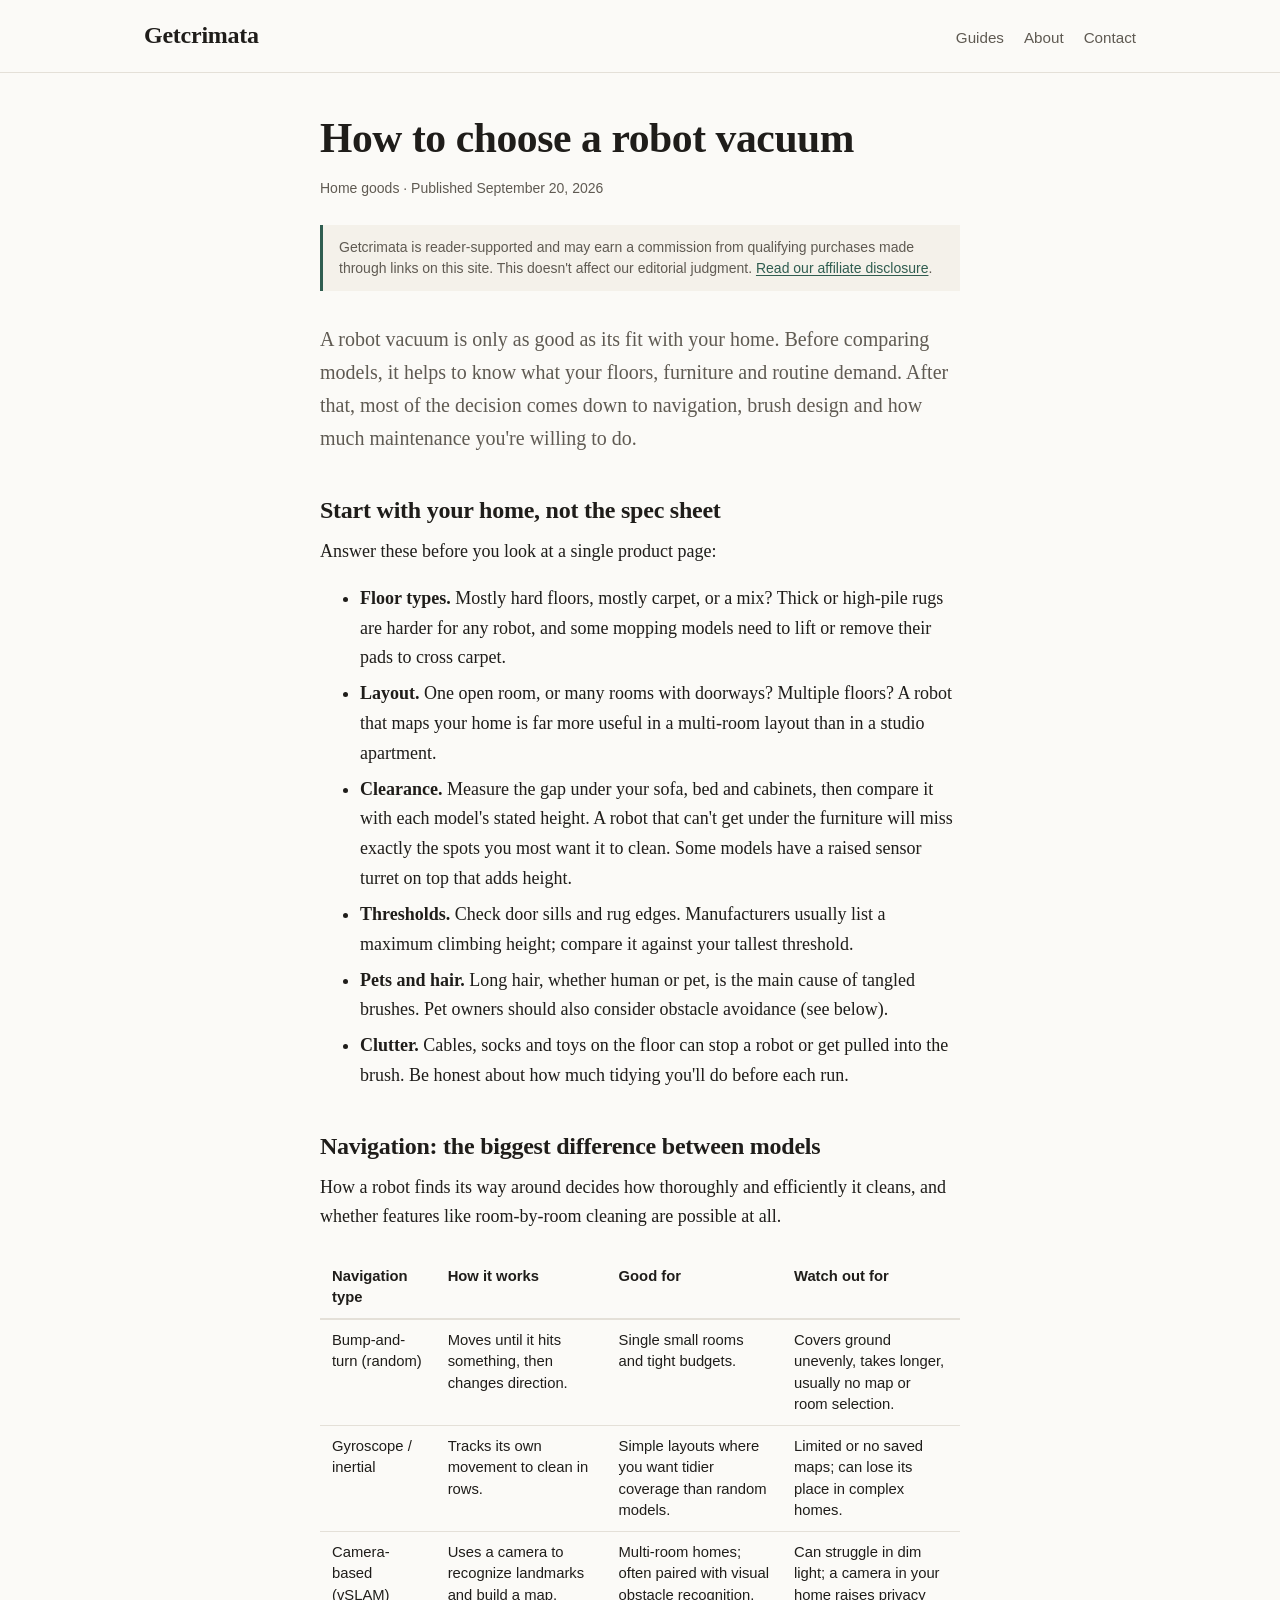
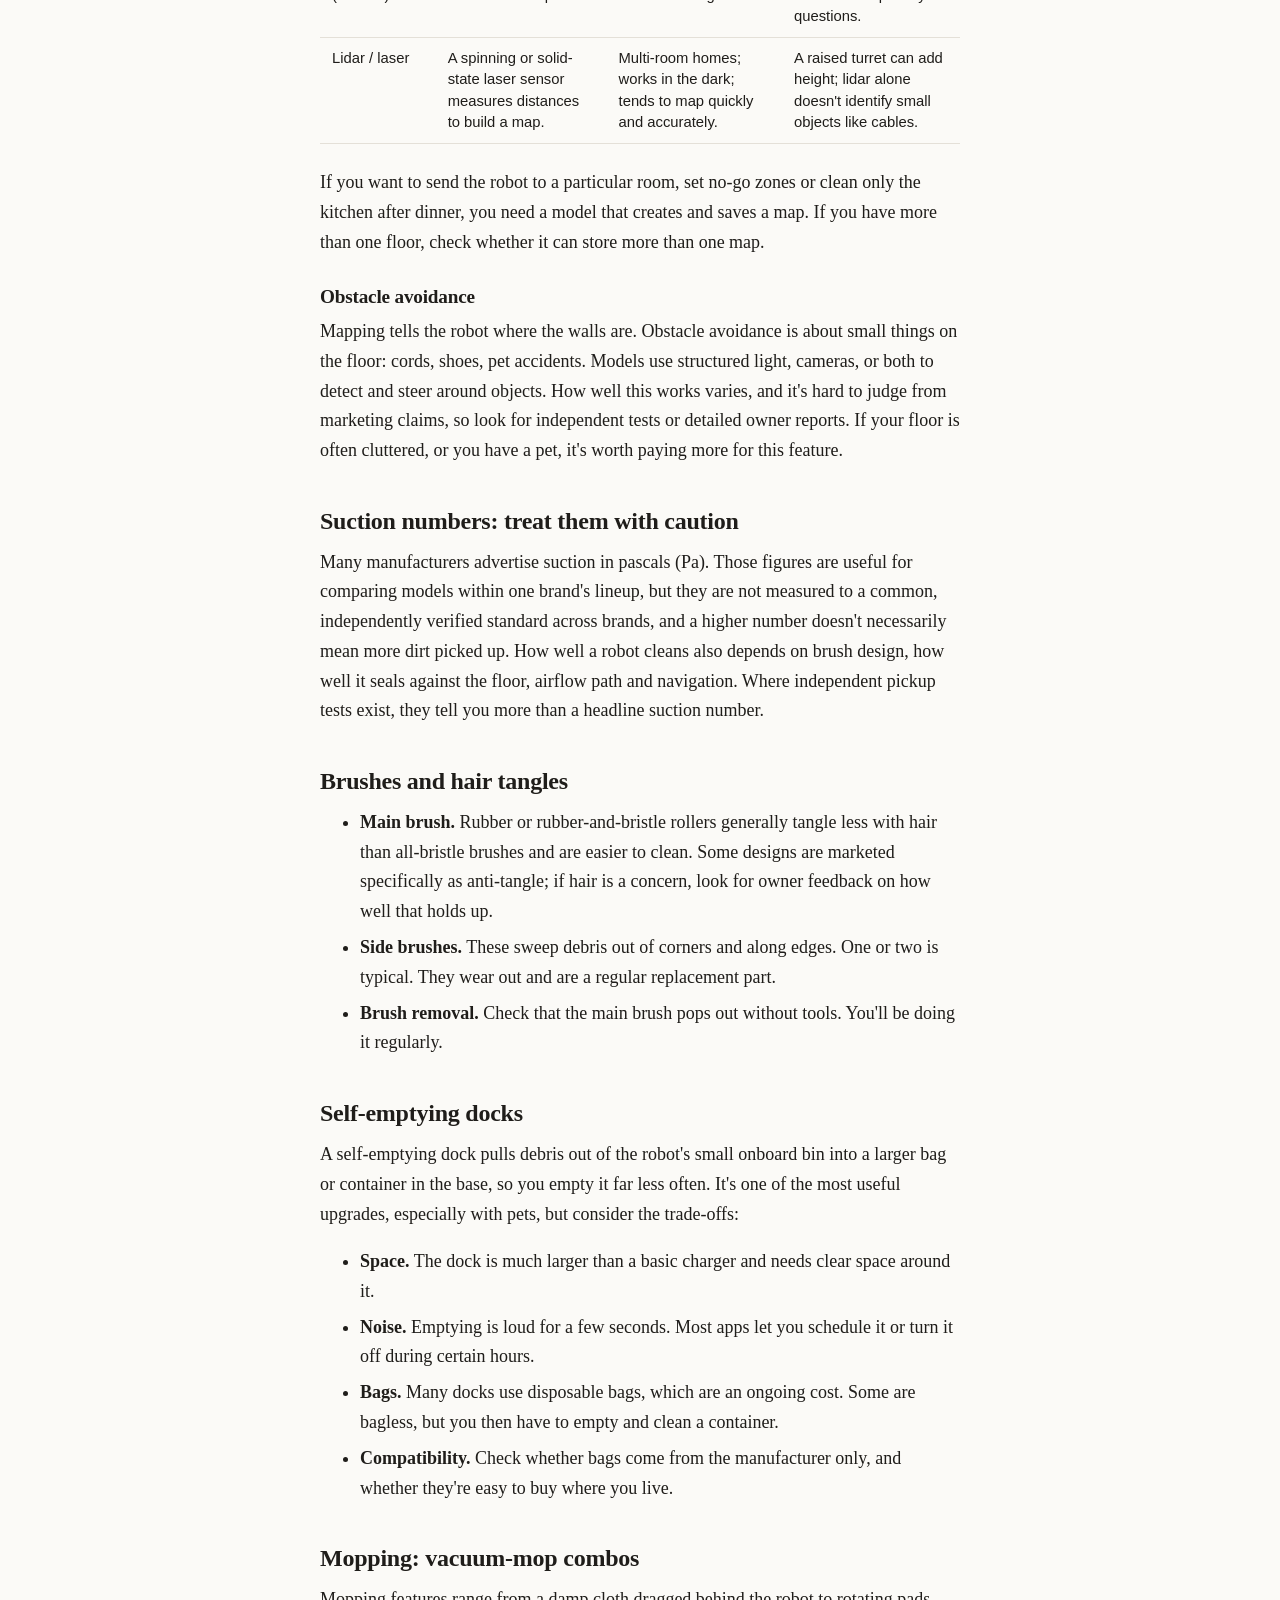
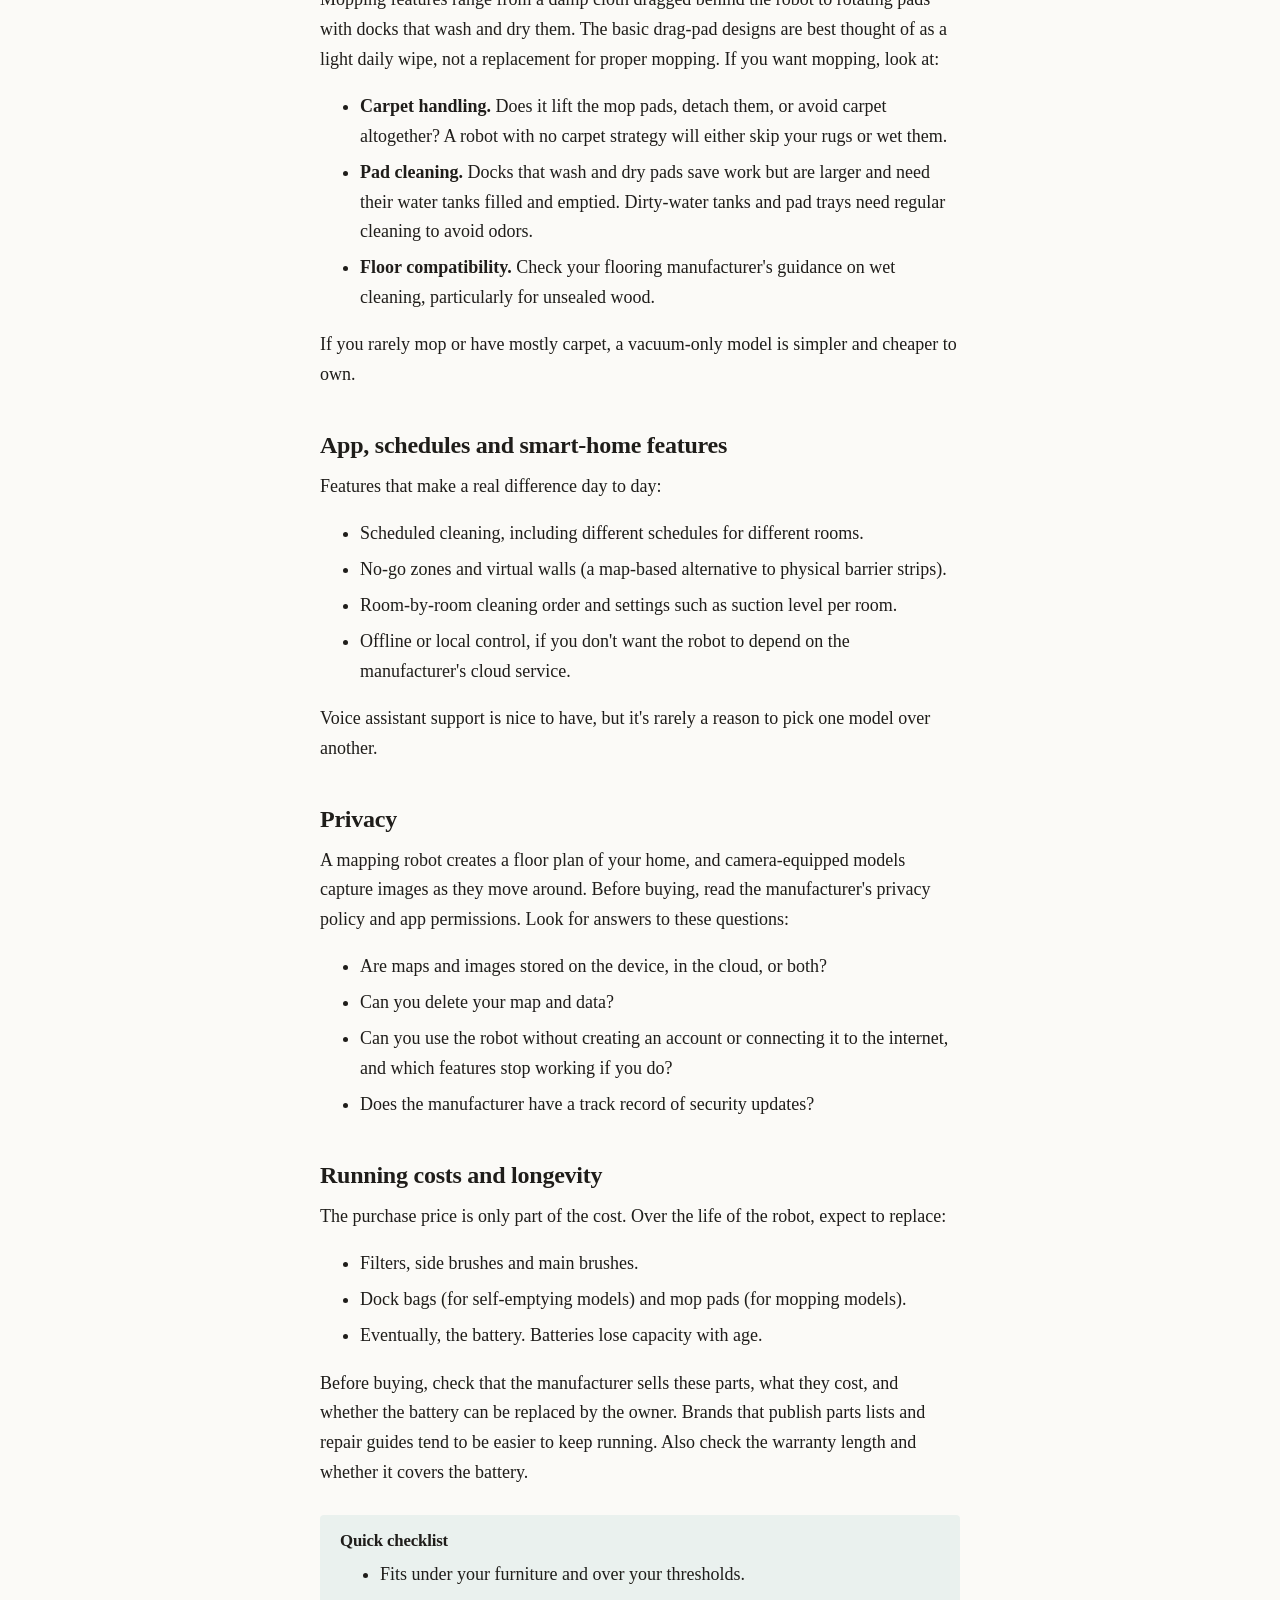
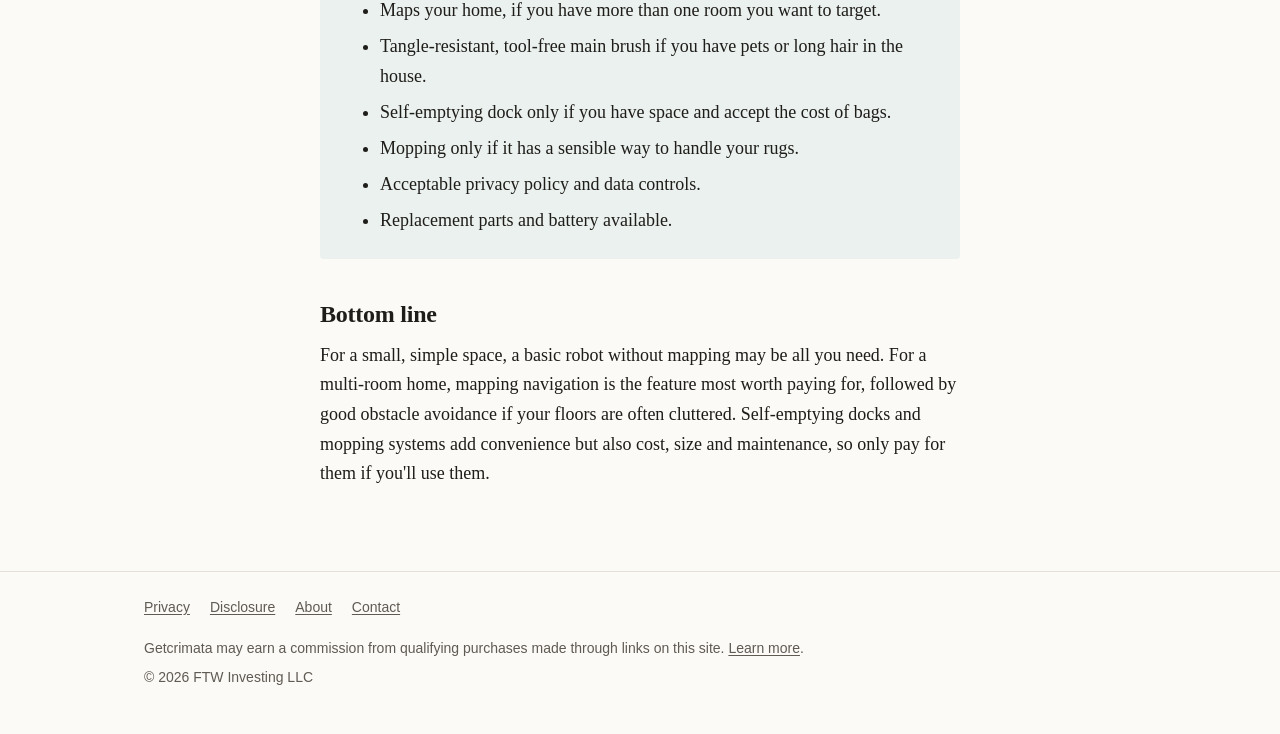
<file: articles/choosing-a-robot-vacuum.html>
<!DOCTYPE html>
<html lang="en">
<head>
  <meta charset="utf-8">
  <meta name="viewport" content="width=device-width, initial-scale=1">
  <meta name='impact-site-verification' value='601ca501-7d2f-4e2d-a839-d973c365bd2a'>
  <title>How to Choose a Robot Vacuum — Getcrimata</title>
  <meta name="description" content="A practical guide to choosing a robot vacuum: navigation, brushes, suction claims, self-emptying docks, mopping, app features, privacy and running costs.">
  <link rel="canonical" href="https://getcrimata.com/articles/choosing-a-robot-vacuum.html">
  <link rel="stylesheet" href="../css/style.css">
</head>
<body>
  <a class="skip-link" href="#content">Skip to content</a>

  <header class="site-header">
    <div class="inner">
      <a class="site-name" href="../index.html">Getcrimata</a>
      <nav class="site-nav" aria-label="Main">
        <ul>
          <li><a href="../index.html">Guides</a></li>
          <li><a href="../about.html">About</a></li>
          <li><a href="../contact.html">Contact</a></li>
        </ul>
      </nav>
    </div>
  </header>

  <main id="content">
    <article>
      <h1>How to choose a robot vacuum</h1>
      <p class="meta">Home goods &middot; Published September 20, 2026</p>

      <p class="disclosure-note">Getcrimata is reader-supported and may earn a commission from qualifying purchases made through links on this site. This doesn't affect our editorial judgment. <a href="../disclosure.html">Read our affiliate disclosure</a>.</p>

      <p class="lede">A robot vacuum is only as good as its fit with your home. Before comparing models, it helps to know what your floors, furniture and routine demand. After that, most of the decision comes down to navigation, brush design and how much maintenance you're willing to do.</p>

      <h2>Start with your home, not the spec sheet</h2>
      <p>Answer these before you look at a single product page:</p>
      <ul>
        <li><strong>Floor types.</strong> Mostly hard floors, mostly carpet, or a mix? Thick or high-pile rugs are harder for any robot, and some mopping models need to lift or remove their pads to cross carpet.</li>
        <li><strong>Layout.</strong> One open room, or many rooms with doorways? Multiple floors? A robot that maps your home is far more useful in a multi-room layout than in a studio apartment.</li>
        <li><strong>Clearance.</strong> Measure the gap under your sofa, bed and cabinets, then compare it with each model's stated height. A robot that can't get under the furniture will miss exactly the spots you most want it to clean. Some models have a raised sensor turret on top that adds height.</li>
        <li><strong>Thresholds.</strong> Check door sills and rug edges. Manufacturers usually list a maximum climbing height; compare it against your tallest threshold.</li>
        <li><strong>Pets and hair.</strong> Long hair, whether human or pet, is the main cause of tangled brushes. Pet owners should also consider obstacle avoidance (see below).</li>
        <li><strong>Clutter.</strong> Cables, socks and toys on the floor can stop a robot or get pulled into the brush. Be honest about how much tidying you'll do before each run.</li>
      </ul>

      <h2>Navigation: the biggest difference between models</h2>
      <p>How a robot finds its way around decides how thoroughly and efficiently it cleans, and whether features like room-by-room cleaning are possible at all.</p>
      <div class="table-wrap">
        <table>
          <thead>
            <tr><th>Navigation type</th><th>How it works</th><th>Good for</th><th>Watch out for</th></tr>
          </thead>
          <tbody>
            <tr>
              <td>Bump-and-turn (random)</td>
              <td>Moves until it hits something, then changes direction.</td>
              <td>Single small rooms and tight budgets.</td>
              <td>Covers ground unevenly, takes longer, usually no map or room selection.</td>
            </tr>
            <tr>
              <td>Gyroscope / inertial</td>
              <td>Tracks its own movement to clean in rows.</td>
              <td>Simple layouts where you want tidier coverage than random models.</td>
              <td>Limited or no saved maps; can lose its place in complex homes.</td>
            </tr>
            <tr>
              <td>Camera-based (vSLAM)</td>
              <td>Uses a camera to recognize landmarks and build a map.</td>
              <td>Multi-room homes; often paired with visual obstacle recognition.</td>
              <td>Can struggle in dim light; a camera in your home raises privacy questions.</td>
            </tr>
            <tr>
              <td>Lidar / laser</td>
              <td>A spinning or solid-state laser sensor measures distances to build a map.</td>
              <td>Multi-room homes; works in the dark; tends to map quickly and accurately.</td>
              <td>A raised turret can add height; lidar alone doesn't identify small objects like cables.</td>
            </tr>
          </tbody>
        </table>
      </div>
      <p>If you want to send the robot to a particular room, set no-go zones or clean only the kitchen after dinner, you need a model that creates and saves a map. If you have more than one floor, check whether it can store more than one map.</p>

      <h3>Obstacle avoidance</h3>
      <p>Mapping tells the robot where the walls are. Obstacle avoidance is about small things on the floor: cords, shoes, pet accidents. Models use structured light, cameras, or both to detect and steer around objects. How well this works varies, and it's hard to judge from marketing claims, so look for independent tests or detailed owner reports. If your floor is often cluttered, or you have a pet, it's worth paying more for this feature.</p>

      <h2>Suction numbers: treat them with caution</h2>
      <p>Many manufacturers advertise suction in pascals (Pa). Those figures are useful for comparing models within one brand's lineup, but they are not measured to a common, independently verified standard across brands, and a higher number doesn't necessarily mean more dirt picked up. How well a robot cleans also depends on brush design, how well it seals against the floor, airflow path and navigation. Where independent pickup tests exist, they tell you more than a headline suction number.</p>

      <h2>Brushes and hair tangles</h2>
      <ul>
        <li><strong>Main brush.</strong> Rubber or rubber-and-bristle rollers generally tangle less with hair than all-bristle brushes and are easier to clean. Some designs are marketed specifically as anti-tangle; if hair is a concern, look for owner feedback on how well that holds up.</li>
        <li><strong>Side brushes.</strong> These sweep debris out of corners and along edges. One or two is typical. They wear out and are a regular replacement part.</li>
        <li><strong>Brush removal.</strong> Check that the main brush pops out without tools. You'll be doing it regularly.</li>
      </ul>

      <h2>Self-emptying docks</h2>
      <p>A self-emptying dock pulls debris out of the robot's small onboard bin into a larger bag or container in the base, so you empty it far less often. It's one of the most useful upgrades, especially with pets, but consider the trade-offs:</p>
      <ul>
        <li><strong>Space.</strong> The dock is much larger than a basic charger and needs clear space around it.</li>
        <li><strong>Noise.</strong> Emptying is loud for a few seconds. Most apps let you schedule it or turn it off during certain hours.</li>
        <li><strong>Bags.</strong> Many docks use disposable bags, which are an ongoing cost. Some are bagless, but you then have to empty and clean a container.</li>
        <li><strong>Compatibility.</strong> Check whether bags come from the manufacturer only, and whether they're easy to buy where you live.</li>
      </ul>

      <h2>Mopping: vacuum-mop combos</h2>
      <p>Mopping features range from a damp cloth dragged behind the robot to rotating pads with docks that wash and dry them. The basic drag-pad designs are best thought of as a light daily wipe, not a replacement for proper mopping. If you want mopping, look at:</p>
      <ul>
        <li><strong>Carpet handling.</strong> Does it lift the mop pads, detach them, or avoid carpet altogether? A robot with no carpet strategy will either skip your rugs or wet them.</li>
        <li><strong>Pad cleaning.</strong> Docks that wash and dry pads save work but are larger and need their water tanks filled and emptied. Dirty-water tanks and pad trays need regular cleaning to avoid odors.</li>
        <li><strong>Floor compatibility.</strong> Check your flooring manufacturer's guidance on wet cleaning, particularly for unsealed wood.</li>
      </ul>
      <p>If you rarely mop or have mostly carpet, a vacuum-only model is simpler and cheaper to own.</p>

      <h2>App, schedules and smart-home features</h2>
      <p>Features that make a real difference day to day:</p>
      <ul>
        <li>Scheduled cleaning, including different schedules for different rooms.</li>
        <li>No-go zones and virtual walls (a map-based alternative to physical barrier strips).</li>
        <li>Room-by-room cleaning order and settings such as suction level per room.</li>
        <li>Offline or local control, if you don't want the robot to depend on the manufacturer's cloud service.</li>
      </ul>
      <p>Voice assistant support is nice to have, but it's rarely a reason to pick one model over another.</p>

      <h2>Privacy</h2>
      <p>A mapping robot creates a floor plan of your home, and camera-equipped models capture images as they move around. Before buying, read the manufacturer's privacy policy and app permissions. Look for answers to these questions:</p>
      <ul>
        <li>Are maps and images stored on the device, in the cloud, or both?</li>
        <li>Can you delete your map and data?</li>
        <li>Can you use the robot without creating an account or connecting it to the internet, and which features stop working if you do?</li>
        <li>Does the manufacturer have a track record of security updates?</li>
      </ul>

      <h2>Running costs and longevity</h2>
      <p>The purchase price is only part of the cost. Over the life of the robot, expect to replace:</p>
      <ul>
        <li>Filters, side brushes and main brushes.</li>
        <li>Dock bags (for self-emptying models) and mop pads (for mopping models).</li>
        <li>Eventually, the battery. Batteries lose capacity with age.</li>
      </ul>
      <p>Before buying, check that the manufacturer sells these parts, what they cost, and whether the battery can be replaced by the owner. Brands that publish parts lists and repair guides tend to be easier to keep running. Also check the warranty length and whether it covers the battery.</p>

      <div class="callout">
        <h3>Quick checklist</h3>
        <ul>
          <li>Fits under your furniture and over your thresholds.</li>
          <li>Maps your home, if you have more than one room you want to target.</li>
          <li>Tangle-resistant, tool-free main brush if you have pets or long hair in the house.</li>
          <li>Self-emptying dock only if you have space and accept the cost of bags.</li>
          <li>Mopping only if it has a sensible way to handle your rugs.</li>
          <li>Acceptable privacy policy and data controls.</li>
          <li>Replacement parts and battery available.</li>
        </ul>
      </div>

      <h2>Bottom line</h2>
      <p>For a small, simple space, a basic robot without mapping may be all you need. For a multi-room home, mapping navigation is the feature most worth paying for, followed by good obstacle avoidance if your floors are often cluttered. Self-emptying docks and mopping systems add convenience but also cost, size and maintenance, so only pay for them if you'll use them.</p>
    </article>
  </main>

  <footer class="site-footer">
    <div class="inner">
      <nav aria-label="Footer">
        <ul>
          <li><a href="../privacy.html">Privacy</a></li>
          <li><a href="../disclosure.html">Disclosure</a></li>
          <li><a href="../about.html">About</a></li>
          <li><a href="../contact.html">Contact</a></li>
        </ul>
      </nav>
      <p>Getcrimata may earn a commission from qualifying purchases made through links on this site. <a href="../disclosure.html">Learn more</a>.</p>
      <p>&copy; 2026 FTW Investing LLC</p>
    </div>
  </footer>
</body>
</html>
</file>
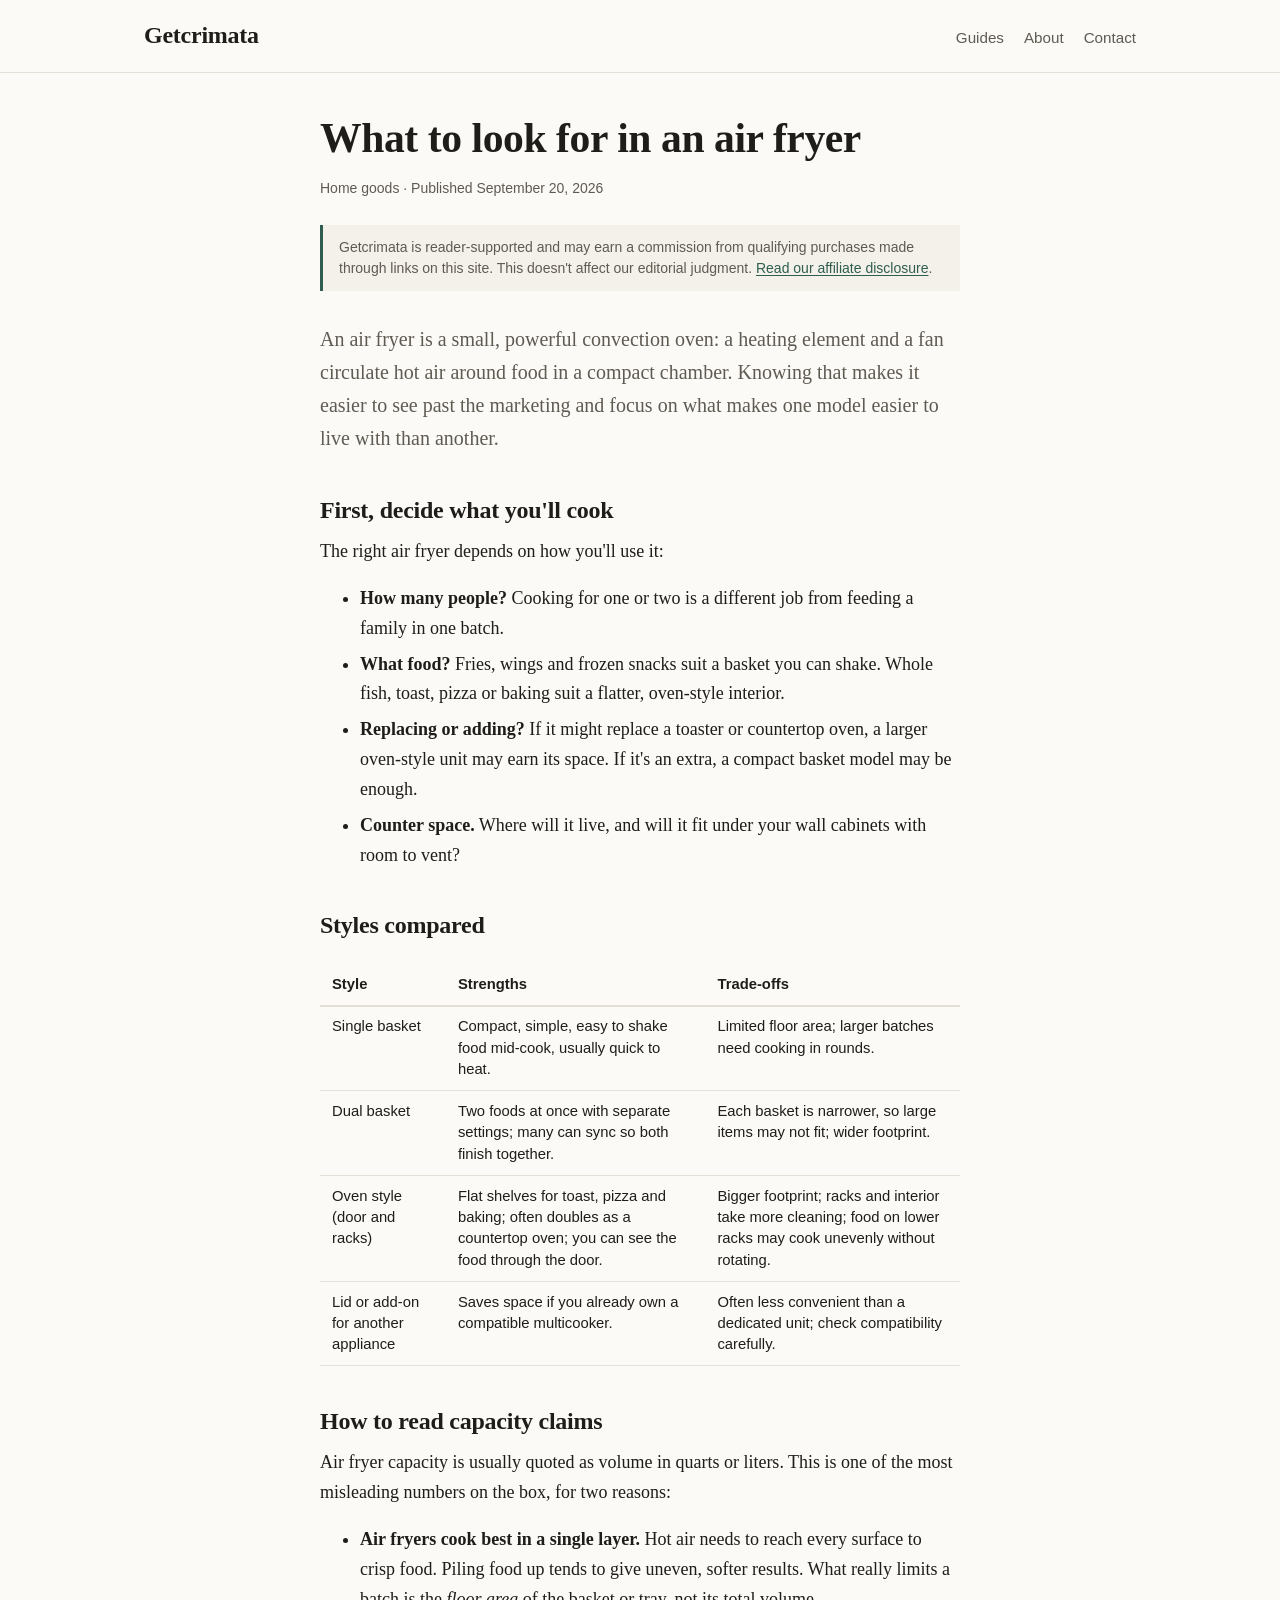
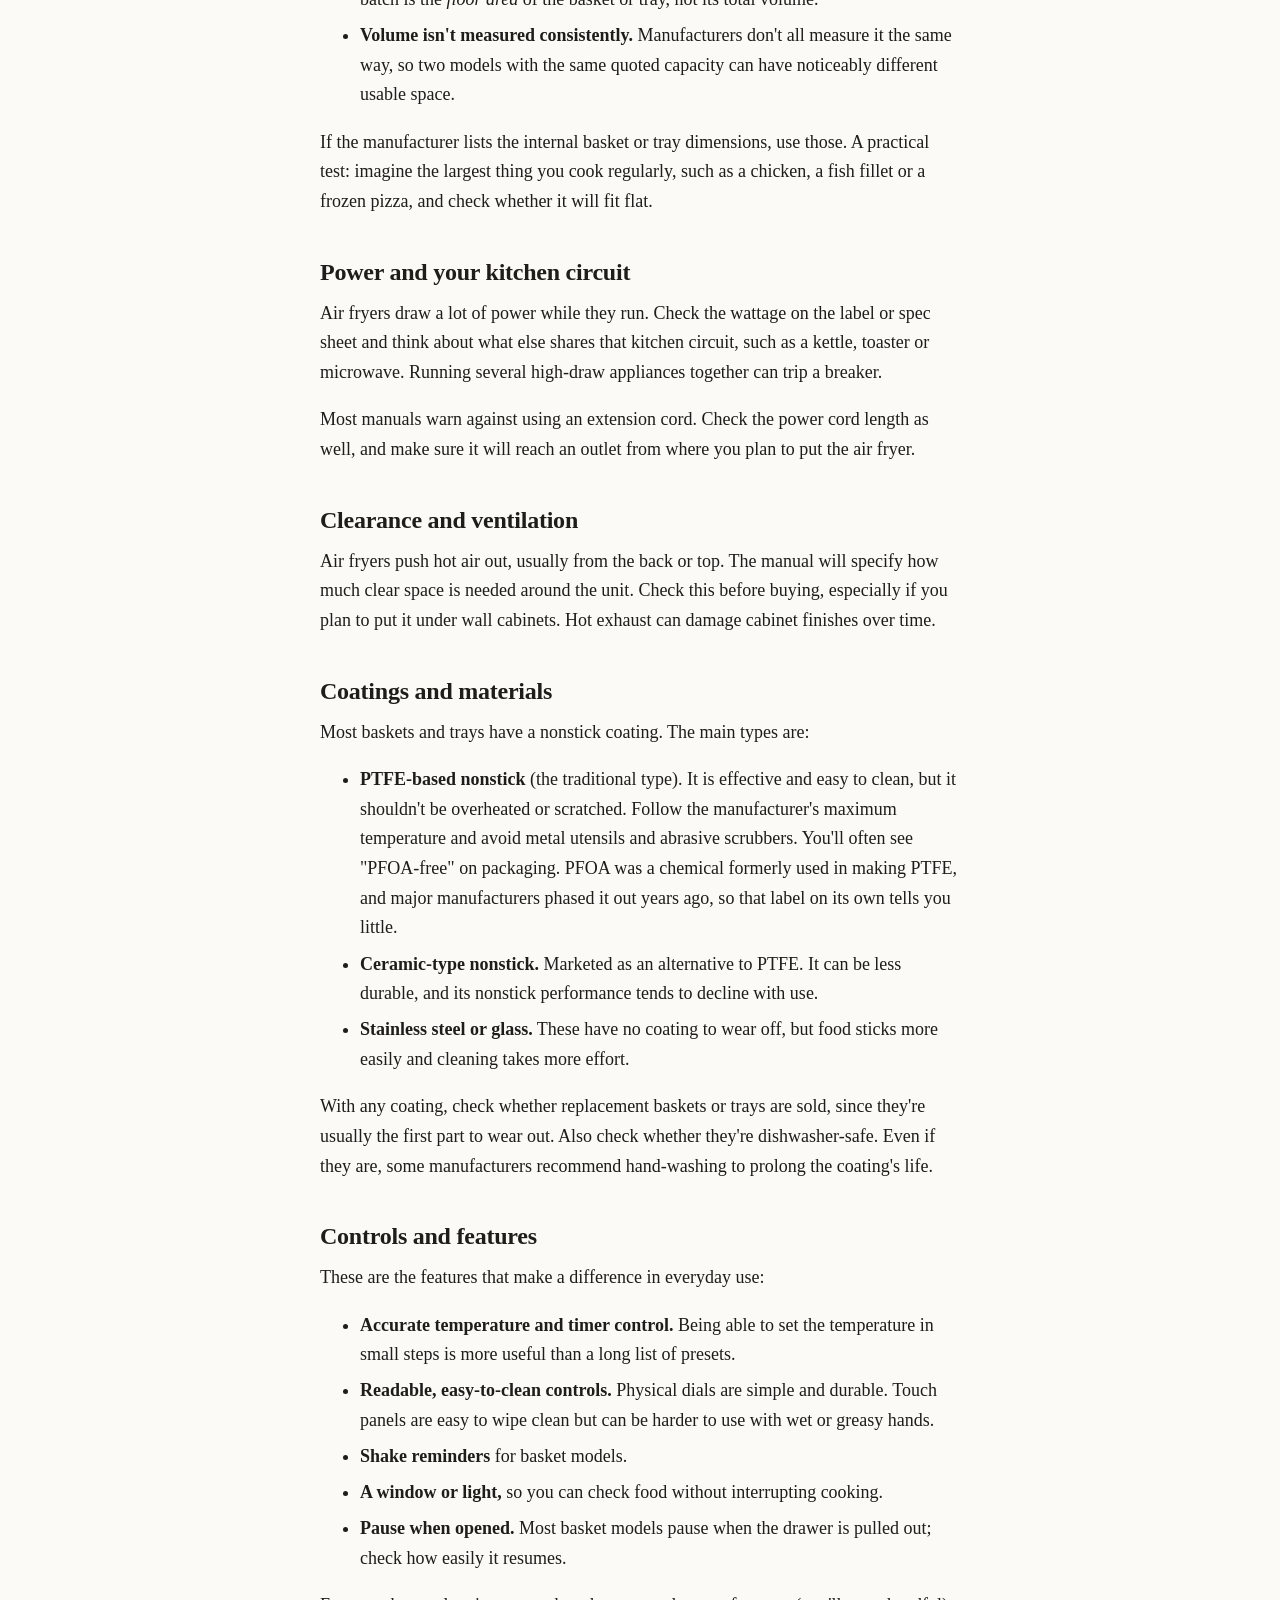
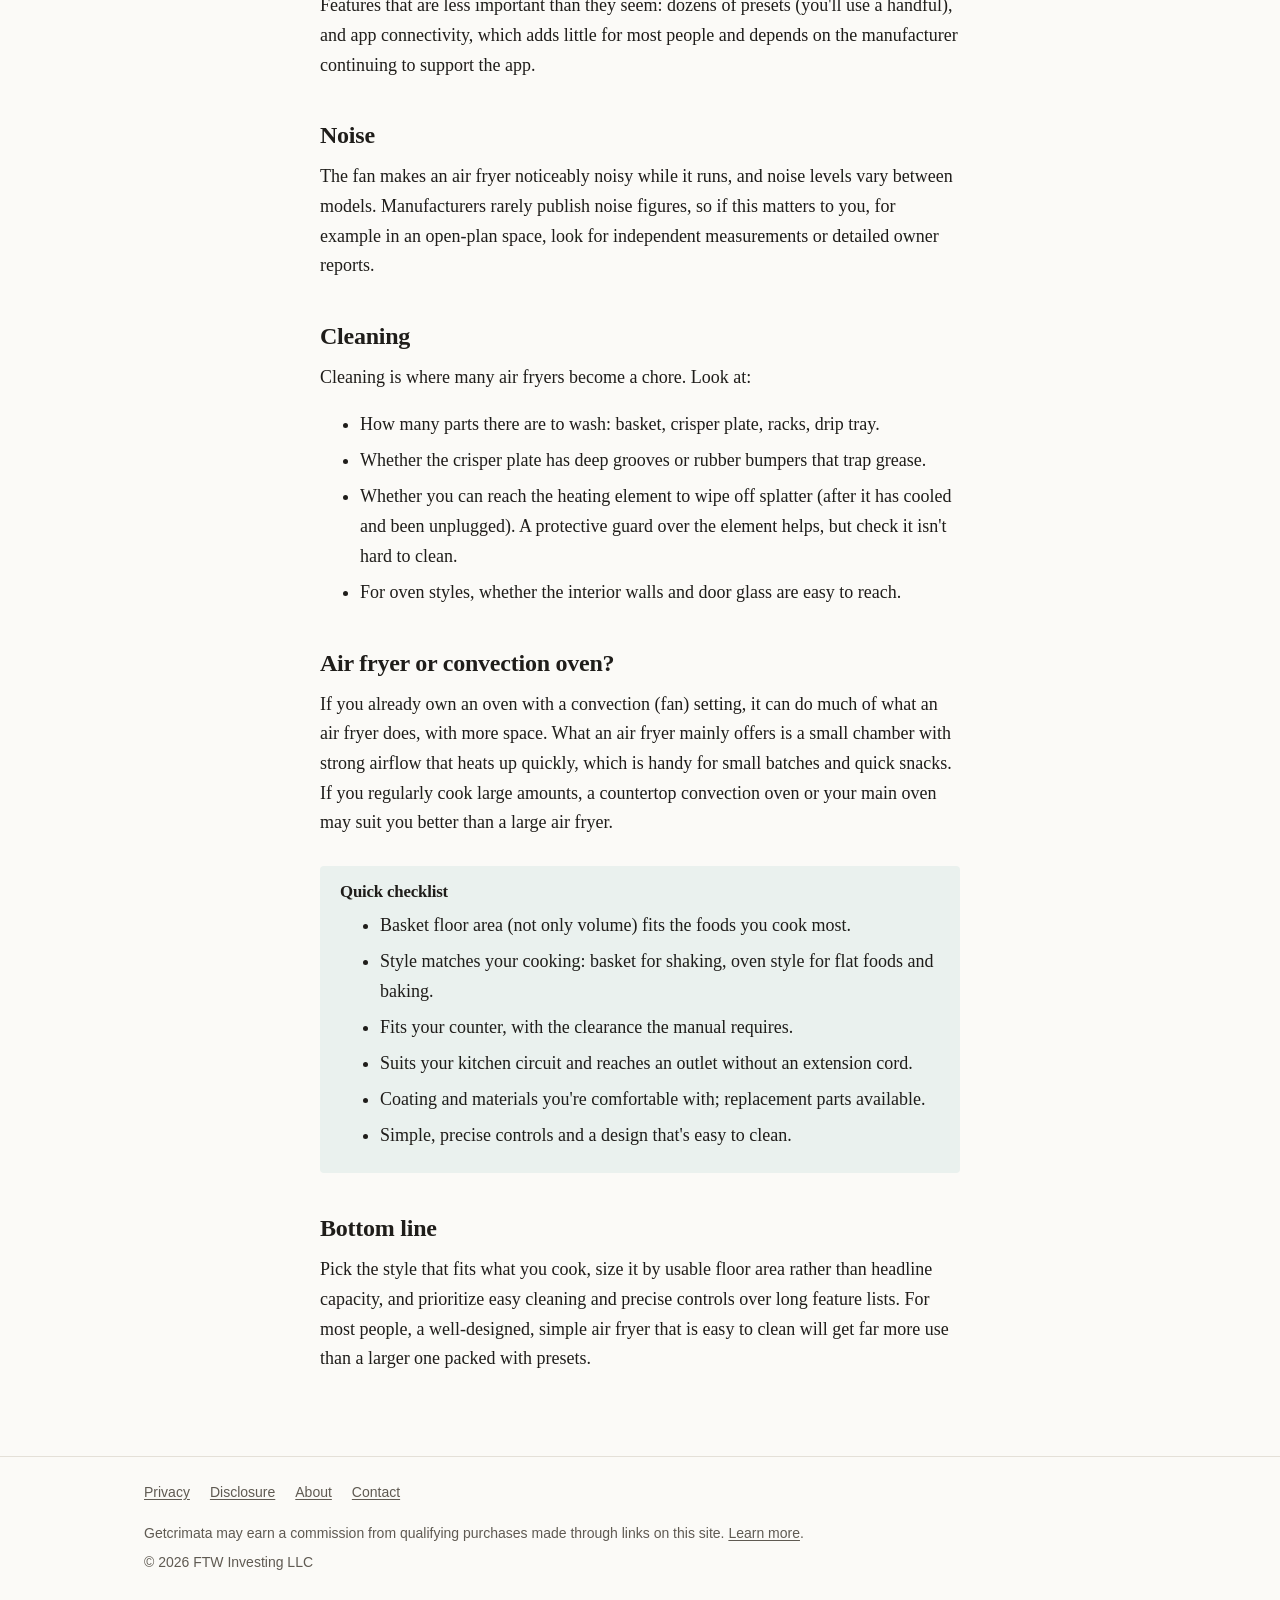
<file: articles/what-to-look-for-in-an-air-fryer.html>
<!DOCTYPE html>
<html lang="en">
<head>
  <meta charset="utf-8">
  <meta name="viewport" content="width=device-width, initial-scale=1">
  <meta name='impact-site-verification' value='601ca501-7d2f-4e2d-a839-d973c365bd2a'>
  <title>What to Look for in an Air Fryer — Getcrimata</title>
  <meta name="description" content="How to choose an air fryer: basket vs oven style, reading capacity claims, cooking surface area, coatings, controls, power, footprint and cleaning.">
  <link rel="canonical" href="https://getcrimata.com/articles/what-to-look-for-in-an-air-fryer.html">
  <link rel="stylesheet" href="../css/style.css">
</head>
<body>
  <a class="skip-link" href="#content">Skip to content</a>

  <header class="site-header">
    <div class="inner">
      <a class="site-name" href="../index.html">Getcrimata</a>
      <nav class="site-nav" aria-label="Main">
        <ul>
          <li><a href="../index.html">Guides</a></li>
          <li><a href="../about.html">About</a></li>
          <li><a href="../contact.html">Contact</a></li>
        </ul>
      </nav>
    </div>
  </header>

  <main id="content">
    <article>
      <h1>What to look for in an air fryer</h1>
      <p class="meta">Home goods &middot; Published September 20, 2026</p>

      <p class="disclosure-note">Getcrimata is reader-supported and may earn a commission from qualifying purchases made through links on this site. This doesn't affect our editorial judgment. <a href="../disclosure.html">Read our affiliate disclosure</a>.</p>

      <p class="lede">An air fryer is a small, powerful convection oven: a heating element and a fan circulate hot air around food in a compact chamber. Knowing that makes it easier to see past the marketing and focus on what makes one model easier to live with than another.</p>

      <h2>First, decide what you'll cook</h2>
      <p>The right air fryer depends on how you'll use it:</p>
      <ul>
        <li><strong>How many people?</strong> Cooking for one or two is a different job from feeding a family in one batch.</li>
        <li><strong>What food?</strong> Fries, wings and frozen snacks suit a basket you can shake. Whole fish, toast, pizza or baking suit a flatter, oven-style interior.</li>
        <li><strong>Replacing or adding?</strong> If it might replace a toaster or countertop oven, a larger oven-style unit may earn its space. If it's an extra, a compact basket model may be enough.</li>
        <li><strong>Counter space.</strong> Where will it live, and will it fit under your wall cabinets with room to vent?</li>
      </ul>

      <h2>Styles compared</h2>
      <div class="table-wrap">
        <table>
          <thead>
            <tr><th>Style</th><th>Strengths</th><th>Trade-offs</th></tr>
          </thead>
          <tbody>
            <tr>
              <td>Single basket</td>
              <td>Compact, simple, easy to shake food mid-cook, usually quick to heat.</td>
              <td>Limited floor area; larger batches need cooking in rounds.</td>
            </tr>
            <tr>
              <td>Dual basket</td>
              <td>Two foods at once with separate settings; many can sync so both finish together.</td>
              <td>Each basket is narrower, so large items may not fit; wider footprint.</td>
            </tr>
            <tr>
              <td>Oven style (door and racks)</td>
              <td>Flat shelves for toast, pizza and baking; often doubles as a countertop oven; you can see the food through the door.</td>
              <td>Bigger footprint; racks and interior take more cleaning; food on lower racks may cook unevenly without rotating.</td>
            </tr>
            <tr>
              <td>Lid or add-on for another appliance</td>
              <td>Saves space if you already own a compatible multicooker.</td>
              <td>Often less convenient than a dedicated unit; check compatibility carefully.</td>
            </tr>
          </tbody>
        </table>
      </div>

      <h2>How to read capacity claims</h2>
      <p>Air fryer capacity is usually quoted as volume in quarts or liters. This is one of the most misleading numbers on the box, for two reasons:</p>
      <ul>
        <li><strong>Air fryers cook best in a single layer.</strong> Hot air needs to reach every surface to crisp food. Piling food up tends to give uneven, softer results. What really limits a batch is the <em>floor area</em> of the basket or tray, not its total volume.</li>
        <li><strong>Volume isn't measured consistently.</strong> Manufacturers don't all measure it the same way, so two models with the same quoted capacity can have noticeably different usable space.</li>
      </ul>
      <p>If the manufacturer lists the internal basket or tray dimensions, use those. A practical test: imagine the largest thing you cook regularly, such as a chicken, a fish fillet or a frozen pizza, and check whether it will fit flat.</p>

      <h2>Power and your kitchen circuit</h2>
      <p>Air fryers draw a lot of power while they run. Check the wattage on the label or spec sheet and think about what else shares that kitchen circuit, such as a kettle, toaster or microwave. Running several high-draw appliances together can trip a breaker.</p>
      <p>Most manuals warn against using an extension cord. Check the power cord length as well, and make sure it will reach an outlet from where you plan to put the air fryer.</p>

      <h2>Clearance and ventilation</h2>
      <p>Air fryers push hot air out, usually from the back or top. The manual will specify how much clear space is needed around the unit. Check this before buying, especially if you plan to put it under wall cabinets. Hot exhaust can damage cabinet finishes over time.</p>

      <h2>Coatings and materials</h2>
      <p>Most baskets and trays have a nonstick coating. The main types are:</p>
      <ul>
        <li><strong>PTFE-based nonstick</strong> (the traditional type). It is effective and easy to clean, but it shouldn't be overheated or scratched. Follow the manufacturer's maximum temperature and avoid metal utensils and abrasive scrubbers. You'll often see "PFOA-free" on packaging. PFOA was a chemical formerly used in making PTFE, and major manufacturers phased it out years ago, so that label on its own tells you little.</li>
        <li><strong>Ceramic-type nonstick.</strong> Marketed as an alternative to PTFE. It can be less durable, and its nonstick performance tends to decline with use.</li>
        <li><strong>Stainless steel or glass.</strong> These have no coating to wear off, but food sticks more easily and cleaning takes more effort.</li>
      </ul>
      <p>With any coating, check whether replacement baskets or trays are sold, since they're usually the first part to wear out. Also check whether they're dishwasher-safe. Even if they are, some manufacturers recommend hand-washing to prolong the coating's life.</p>

      <h2>Controls and features</h2>
      <p>These are the features that make a difference in everyday use:</p>
      <ul>
        <li><strong>Accurate temperature and timer control.</strong> Being able to set the temperature in small steps is more useful than a long list of presets.</li>
        <li><strong>Readable, easy-to-clean controls.</strong> Physical dials are simple and durable. Touch panels are easy to wipe clean but can be harder to use with wet or greasy hands.</li>
        <li><strong>Shake reminders</strong> for basket models.</li>
        <li><strong>A window or light,</strong> so you can check food without interrupting cooking.</li>
        <li><strong>Pause when opened.</strong> Most basket models pause when the drawer is pulled out; check how easily it resumes.</li>
      </ul>
      <p>Features that are less important than they seem: dozens of presets (you'll use a handful), and app connectivity, which adds little for most people and depends on the manufacturer continuing to support the app.</p>

      <h2>Noise</h2>
      <p>The fan makes an air fryer noticeably noisy while it runs, and noise levels vary between models. Manufacturers rarely publish noise figures, so if this matters to you, for example in an open-plan space, look for independent measurements or detailed owner reports.</p>

      <h2>Cleaning</h2>
      <p>Cleaning is where many air fryers become a chore. Look at:</p>
      <ul>
        <li>How many parts there are to wash: basket, crisper plate, racks, drip tray.</li>
        <li>Whether the crisper plate has deep grooves or rubber bumpers that trap grease.</li>
        <li>Whether you can reach the heating element to wipe off splatter (after it has cooled and been unplugged). A protective guard over the element helps, but check it isn't hard to clean.</li>
        <li>For oven styles, whether the interior walls and door glass are easy to reach.</li>
      </ul>

      <h2>Air fryer or convection oven?</h2>
      <p>If you already own an oven with a convection (fan) setting, it can do much of what an air fryer does, with more space. What an air fryer mainly offers is a small chamber with strong airflow that heats up quickly, which is handy for small batches and quick snacks. If you regularly cook large amounts, a countertop convection oven or your main oven may suit you better than a large air fryer.</p>

      <div class="callout">
        <h3>Quick checklist</h3>
        <ul>
          <li>Basket floor area (not only volume) fits the foods you cook most.</li>
          <li>Style matches your cooking: basket for shaking, oven style for flat foods and baking.</li>
          <li>Fits your counter, with the clearance the manual requires.</li>
          <li>Suits your kitchen circuit and reaches an outlet without an extension cord.</li>
          <li>Coating and materials you're comfortable with; replacement parts available.</li>
          <li>Simple, precise controls and a design that's easy to clean.</li>
        </ul>
      </div>

      <h2>Bottom line</h2>
      <p>Pick the style that fits what you cook, size it by usable floor area rather than headline capacity, and prioritize easy cleaning and precise controls over long feature lists. For most people, a well-designed, simple air fryer that is easy to clean will get far more use than a larger one packed with presets.</p>
    </article>
  </main>

  <footer class="site-footer">
    <div class="inner">
      <nav aria-label="Footer">
        <ul>
          <li><a href="../privacy.html">Privacy</a></li>
          <li><a href="../disclosure.html">Disclosure</a></li>
          <li><a href="../about.html">About</a></li>
          <li><a href="../contact.html">Contact</a></li>
        </ul>
      </nav>
      <p>Getcrimata may earn a commission from qualifying purchases made through links on this site. <a href="../disclosure.html">Learn more</a>.</p>
      <p>&copy; 2026 FTW Investing LLC</p>
    </div>
  </footer>
</body>
</html>
</file>
<file: css/style.css>
/* getcrimata.com — site stylesheet */

:root {
  --bg: #fbfaf7;
  --surface: #ffffff;
  --text: #1f1d1a;
  --muted: #5f5a52;
  --rule: #e4e0d8;
  --accent: #2f5d50;
  --accent-soft: #eaf1ee;
  --note-bg: #f4f1ea;
  --serif: "Iowan Old Style", "Palatino Linotype", Palatino, Georgia, "Times New Roman", serif;
  --sans: -apple-system, BlinkMacSystemFont, "Segoe UI", Roboto, "Helvetica Neue", Arial, sans-serif;
  --measure: 42rem;
  --wide: 64rem;
}

@media (prefers-color-scheme: dark) {
  :root {
    --bg: #161514;
    --surface: #1e1d1b;
    --text: #ebe8e2;
    --muted: #a8a298;
    --rule: #34312d;
    --accent: #8cc4b2;
    --accent-soft: #1f2d29;
    --note-bg: #22201d;
  }
}

*,
*::before,
*::after {
  box-sizing: border-box;
}

html {
  -webkit-text-size-adjust: 100%;
}

body {
  margin: 0;
  background: var(--bg);
  color: var(--text);
  font-family: var(--serif);
  font-size: 1.125rem;
  line-height: 1.65;
}

a {
  color: var(--accent);
  text-underline-offset: 0.15em;
}

a:hover {
  text-decoration-thickness: 2px;
}

img {
  max-width: 100%;
  height: auto;
}

.skip-link {
  position: absolute;
  left: -9999px;
}

.skip-link:focus {
  left: 1rem;
  top: 1rem;
  background: var(--surface);
  padding: 0.5rem 0.75rem;
  z-index: 10;
}

/* Header */

.site-header {
  border-bottom: 1px solid var(--rule);
  background: var(--bg);
}

.site-header .inner {
  max-width: var(--wide);
  margin: 0 auto;
  padding: 1rem;
  display: flex;
  flex-wrap: wrap;
  align-items: baseline;
  justify-content: space-between;
  gap: 0.5rem 1.5rem;
}

.site-name {
  font-family: var(--serif);
  font-size: 1.5rem;
  font-weight: 700;
  letter-spacing: -0.01em;
  color: var(--text);
  text-decoration: none;
}

.site-nav ul {
  list-style: none;
  margin: 0;
  padding: 0;
  display: flex;
  flex-wrap: wrap;
  gap: 0.25rem 1.25rem;
  font-family: var(--sans);
  font-size: 0.95rem;
}

.site-nav a {
  color: var(--muted);
  text-decoration: none;
}

.site-nav a:hover,
.site-nav a[aria-current="page"] {
  color: var(--text);
  text-decoration: underline;
}

/* Main layout */

main {
  max-width: var(--measure);
  margin: 0 auto;
  padding: 2.5rem 1rem 4rem;
}

main.wide {
  max-width: var(--wide);
}

h1,
h2,
h3 {
  font-family: var(--serif);
  line-height: 1.25;
  letter-spacing: -0.01em;
}

h1 {
  font-size: clamp(1.9rem, 5vw, 2.6rem);
  margin: 0 0 0.75rem;
}

h2 {
  font-size: 1.5rem;
  margin: 2.5rem 0 0.75rem;
}

h3 {
  font-size: 1.2rem;
  margin: 1.75rem 0 0.5rem;
}

p,
ul,
ol {
  margin: 0 0 1.1rem;
}

li {
  margin-bottom: 0.4rem;
}

hr {
  border: 0;
  border-top: 1px solid var(--rule);
  margin: 2.5rem 0;
}

.lede {
  font-size: 1.25rem;
  color: var(--muted);
  margin-bottom: 2rem;
}

.meta {
  font-family: var(--sans);
  font-size: 0.875rem;
  color: var(--muted);
  margin-bottom: 1.5rem;
}

/* Disclosure notice at top of articles */

.disclosure-note {
  font-family: var(--sans);
  font-size: 0.875rem;
  line-height: 1.5;
  color: var(--muted);
  background: var(--note-bg);
  border-left: 3px solid var(--accent);
  padding: 0.75rem 1rem;
  margin: 0 0 2rem;
}

/* Callouts and tables */

.callout {
  background: var(--accent-soft);
  padding: 1rem 1.25rem;
  margin: 1.75rem 0;
  border-radius: 4px;
}

.callout > :last-child {
  margin-bottom: 0;
}

.callout h3 {
  margin-top: 0;
  font-size: 1.05rem;
}

.table-wrap {
  overflow-x: auto;
  margin: 1.5rem 0;
}

table {
  border-collapse: collapse;
  width: 100%;
  font-family: var(--sans);
  font-size: 0.925rem;
  line-height: 1.45;
}

th,
td {
  text-align: left;
  vertical-align: top;
  padding: 0.6rem 0.75rem;
  border-bottom: 1px solid var(--rule);
}

th {
  font-weight: 600;
  border-bottom: 2px solid var(--rule);
}

/* Homepage */

.intro {
  max-width: var(--measure);
  margin-bottom: 2.5rem;
}

.coverage {
  display: grid;
  grid-template-columns: repeat(auto-fit, minmax(16rem, 1fr));
  gap: 1rem 2rem;
  margin-bottom: 3rem;
}

.coverage h2 {
  font-size: 1.15rem;
  margin: 0 0 0.35rem;
}

.coverage p {
  margin: 0;
  color: var(--muted);
  font-size: 1rem;
}

.section-label {
  font-family: var(--sans);
  font-size: 0.8rem;
  font-weight: 600;
  text-transform: uppercase;
  letter-spacing: 0.08em;
  color: var(--muted);
  border-bottom: 1px solid var(--rule);
  padding-bottom: 0.5rem;
  margin: 0 0 1.5rem;
}

.article-list {
  list-style: none;
  padding: 0;
  margin: 0;
  display: grid;
  grid-template-columns: repeat(auto-fit, minmax(17rem, 1fr));
  gap: 2rem;
}

.article-list li {
  margin: 0;
}

.article-list .kicker {
  font-family: var(--sans);
  font-size: 0.8rem;
  text-transform: uppercase;
  letter-spacing: 0.06em;
  color: var(--accent);
  margin-bottom: 0.35rem;
}

.article-list h3 {
  margin: 0 0 0.5rem;
  font-size: 1.3rem;
}

.article-list h3 a {
  color: var(--text);
  text-decoration: none;
}

.article-list h3 a:hover {
  text-decoration: underline;
}

.article-list p {
  margin: 0;
  color: var(--muted);
  font-size: 1rem;
}

/* Footer */

.site-footer {
  border-top: 1px solid var(--rule);
  font-family: var(--sans);
  font-size: 0.875rem;
  color: var(--muted);
}

.site-footer .inner {
  max-width: var(--wide);
  margin: 0 auto;
  padding: 1.5rem 1rem 2.5rem;
}

.site-footer ul {
  list-style: none;
  margin: 0 0 0.75rem;
  padding: 0;
  display: flex;
  flex-wrap: wrap;
  gap: 0.25rem 1.25rem;
}

.site-footer a {
  color: var(--muted);
}

.site-footer a:hover {
  color: var(--text);
}

.site-footer p {
  margin: 0 0 0.35rem;
}

@media (max-width: 480px) {
  body {
    font-size: 1.0625rem;
  }

  main {
    padding-top: 1.75rem;
  }
}
</file>
